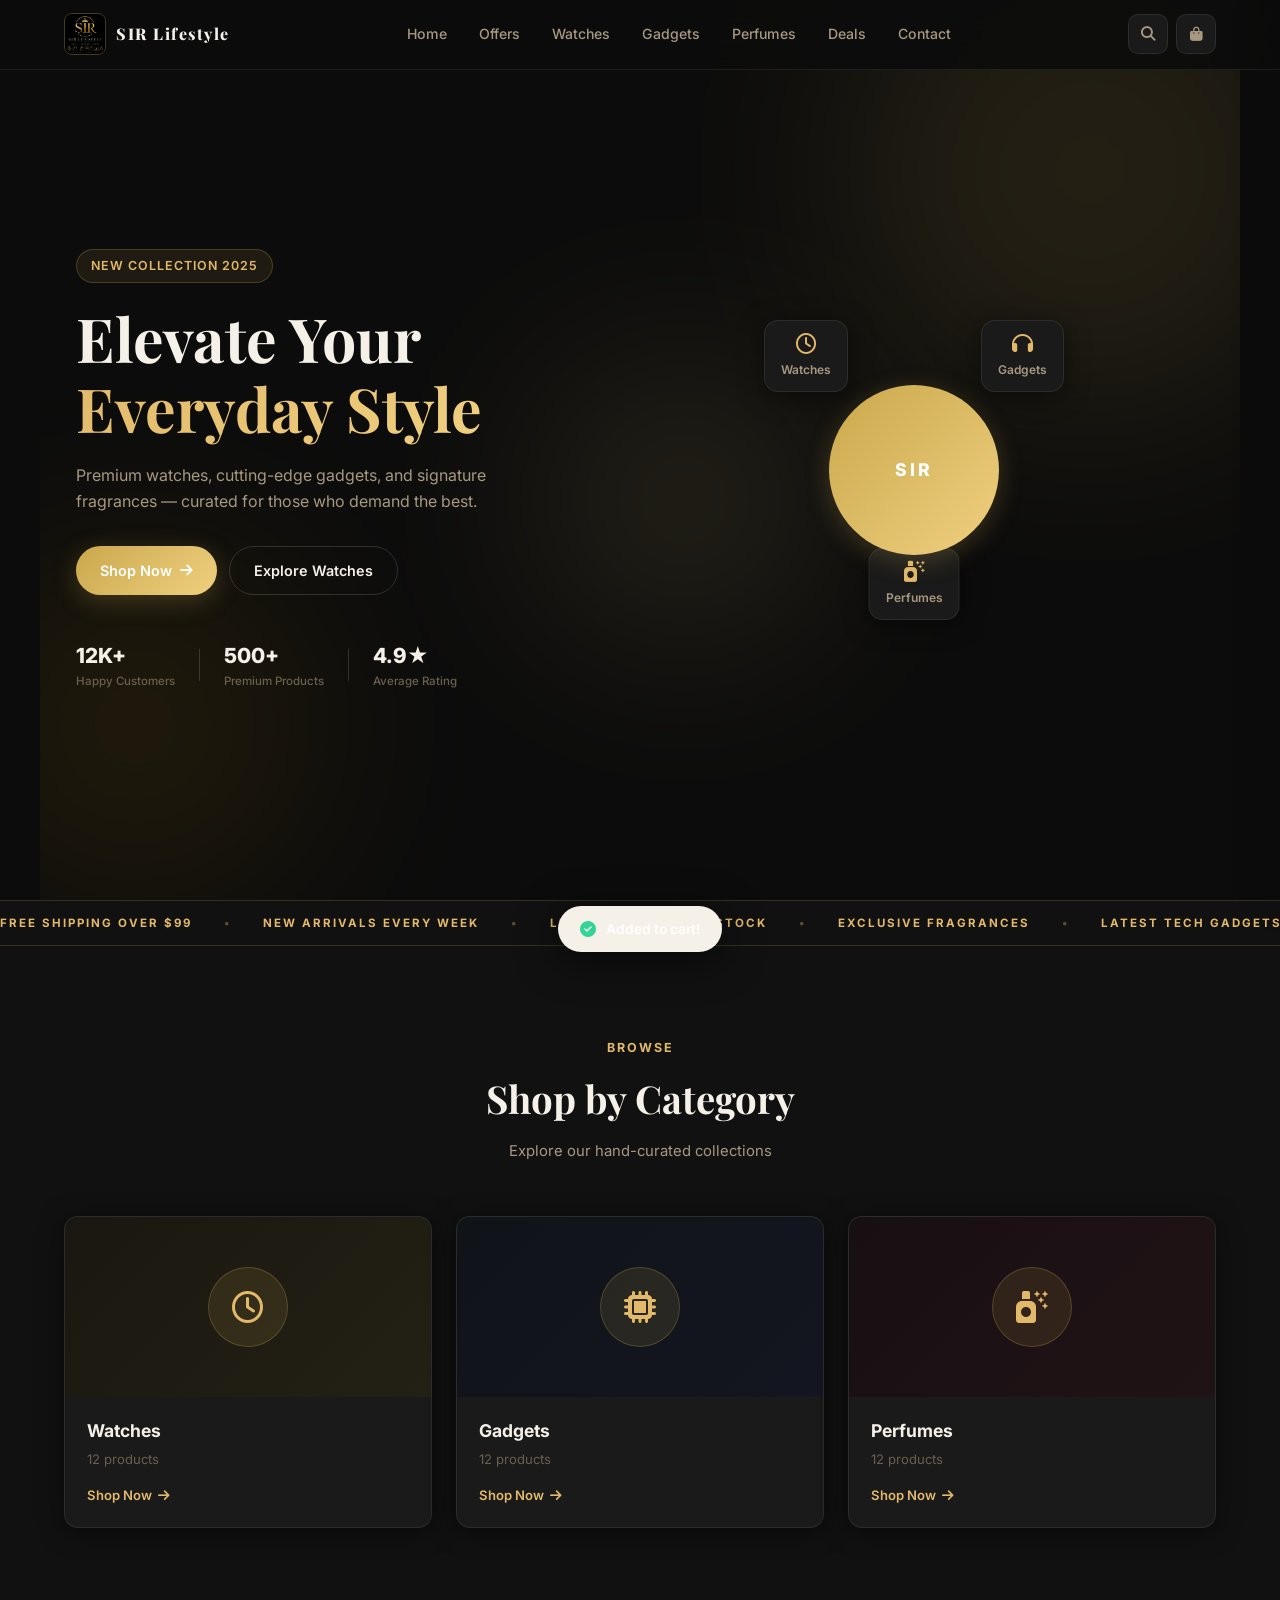
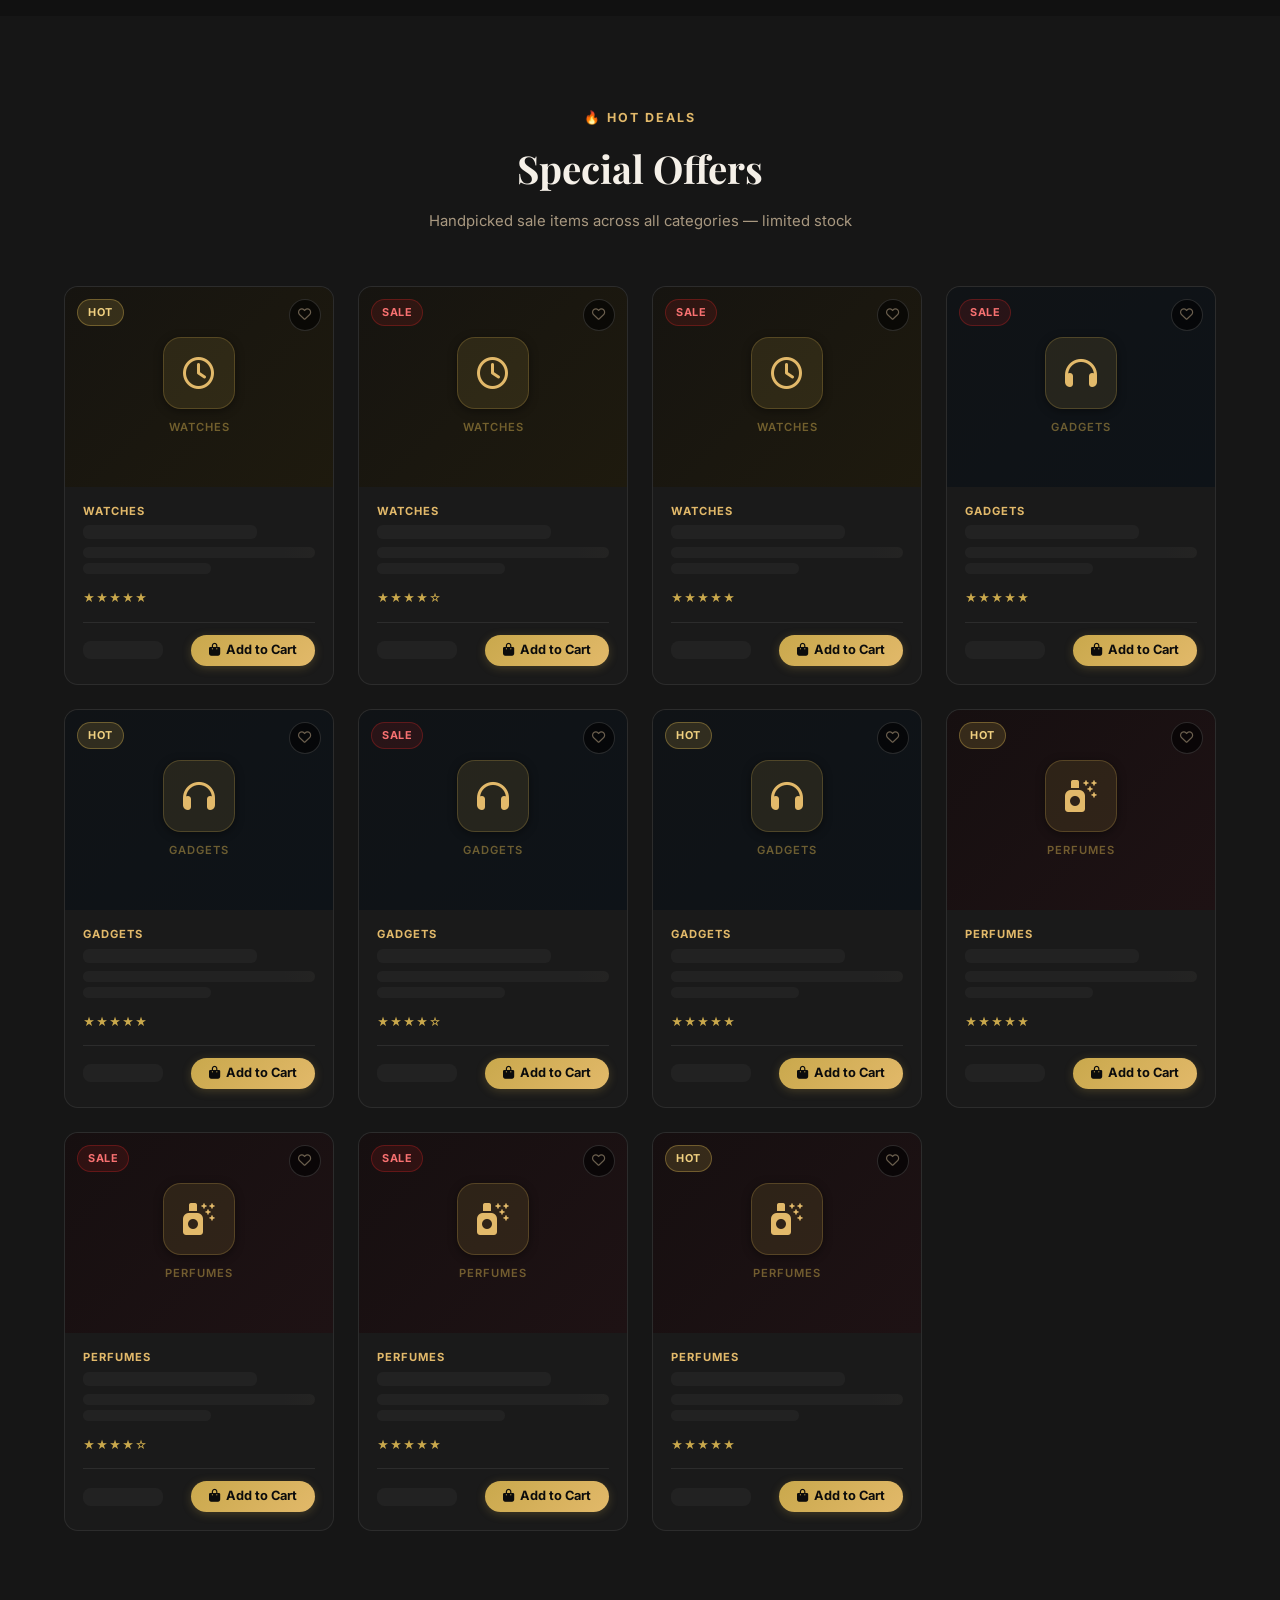
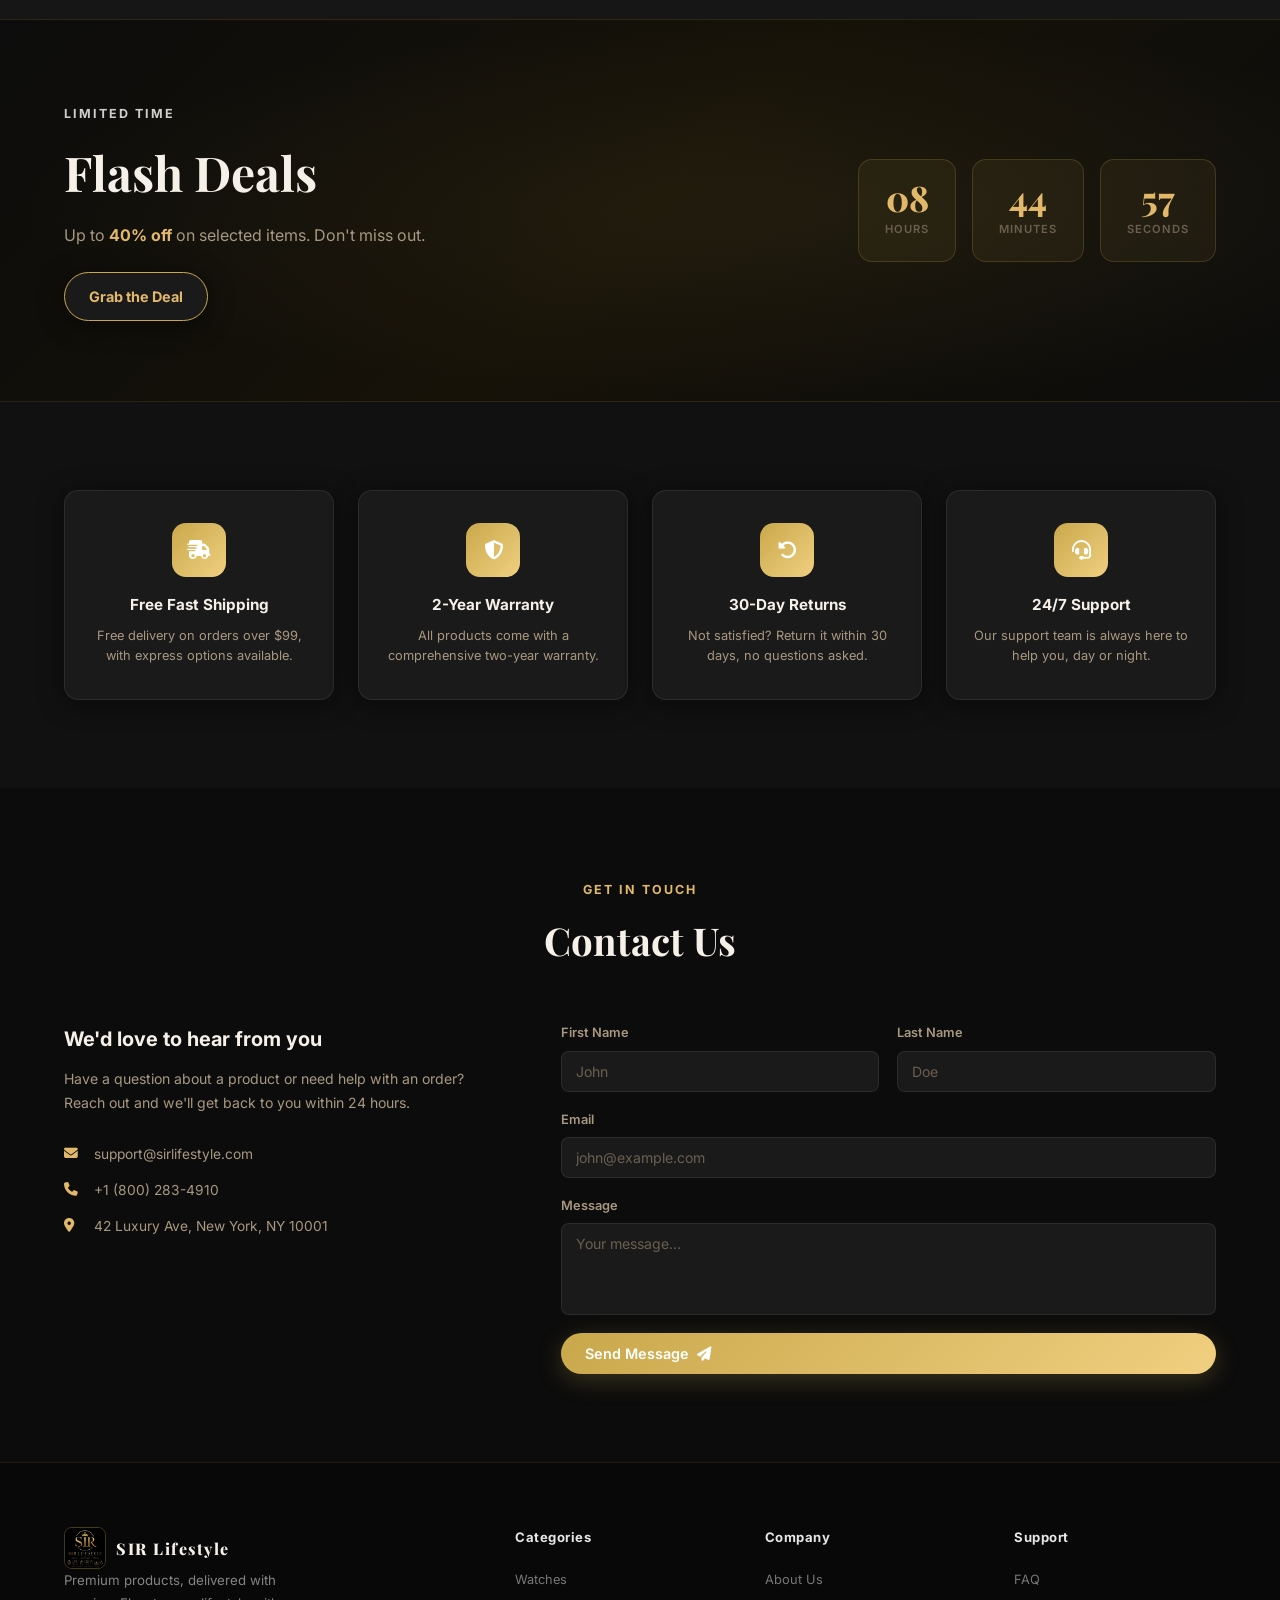
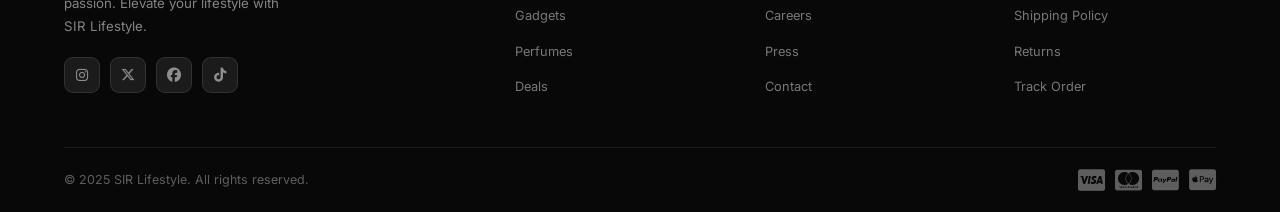
<file: index.html>
<!DOCTYPE html>
<html lang="en">
<head>
  <meta charset="UTF-8" />
  <meta name="viewport" content="width=device-width, initial-scale=1.0"/>
  <title>SIR Lifestyle — Premium Store</title>
  <link rel="stylesheet" href="style.css?v=4" />
  <link href="https://fonts.googleapis.com/css2?family=Inter:wght@300;400;500;600;700;800&family=Playfair+Display:wght@700&display=swap" rel="stylesheet"/>
  <link rel="stylesheet" href="https://cdnjs.cloudflare.com/ajax/libs/font-awesome/6.5.0/css/all.min.css"/>
</head>
<body>

  <!-- NAVBAR -->
  <nav class="navbar" id="navbar">
    <div class="nav-inner">
      <a href="index.html" class="logo-img-link"><img src="logo.jpg" alt="SIR Lifestyle" class="nav-logo"/></a>

      <ul class="nav-links" id="navLinks">
        <li><a href="index.html">Home</a></li>
        <li><a href="#offers">Offers</a></li>
        <li><a href="watches.html">Watches</a></li>
        <li><a href="gadgets.html">Gadgets</a></li>
        <li><a href="perfumes.html">Perfumes</a></li>
        <li><a href="#deals">Deals</a></li>
        <li><a href="#contact">Contact</a></li>
      </ul>

      <div class="nav-actions">
        <button class="icon-btn" id="searchToggle" title="Search"><i class="fa-solid fa-magnifying-glass"></i></button>
        <button class="icon-btn" id="cartBtn" title="Cart">
          <i class="fa-solid fa-bag-shopping"></i>
          <span class="cart-count" id="cartCount">0</span>
        </button>
        <button class="hamburger" id="hamburger">
          <span></span><span></span><span></span>
        </button>
      </div>
    </div>

    <!-- Search Bar -->
    <div class="search-bar" id="searchBar">
      <div class="search-inner">
        <i class="fa-solid fa-magnifying-glass"></i>
        <input type="text" id="searchInput" placeholder="Search for watches, gadgets, perfumes…" />
        <button id="searchClose"><i class="fa-solid fa-xmark"></i></button>
      </div>
    </div>
  </nav>

  <!-- HERO -->
  <section class="hero" id="home">
    <div class="hero-bg">
      <div class="hero-shape shape1"></div>
      <div class="hero-shape shape2"></div>
      <div class="hero-shape shape3"></div>
    </div>
    <div class="hero-content">
      <span class="hero-label">New Collection 2025</span>
      <h1>Elevate Your <br/><span class="gradient-text">Everyday Style</span></h1>
      <p>Premium watches, cutting-edge gadgets, and signature fragrances — curated for those who demand the best.</p>
      <div class="hero-btns">
        <a href="#offers" class="btn btn-primary">Shop Now <i class="fa-solid fa-arrow-right"></i></a>
        <a href="watches.html" class="btn btn-outline">Explore Watches</a>
      </div>
      <div class="hero-stats">
        <div class="stat"><strong>12K+</strong><span>Happy Customers</span></div>
        <div class="stat-divider"></div>
        <div class="stat"><strong>500+</strong><span>Premium Products</span></div>
        <div class="stat-divider"></div>
        <div class="stat"><strong>4.9★</strong><span>Average Rating</span></div>
      </div>
    </div>
    <div class="hero-visual">
      <div class="hero-card-wrap">
        <a href="watches.html" class="floating-card card-watch">
          <i class="fa-regular fa-clock"></i>
          <span>Watches</span>
        </a>
        <a href="gadgets.html" class="floating-card card-gadget">
          <i class="fa-solid fa-headphones"></i>
          <span>Gadgets</span>
        </a>
        <a href="perfumes.html" class="floating-card card-perfume">
          <i class="fa-solid fa-spray-can-sparkles"></i>
          <span>Perfumes</span>
        </a>
        <div class="hero-circle">
          <span>SIR</span>
        </div>
      </div>
    </div>
  </section>

  <!-- MARQUEE BANNER -->
  <div class="marquee-wrap">
    <div class="marquee-track">
      <span>FREE SHIPPING OVER $99</span><span class="dot">•</span>
      <span>NEW ARRIVALS EVERY WEEK</span><span class="dot">•</span>
      <span>LUXURY WATCHES IN STOCK</span><span class="dot">•</span>
      <span>EXCLUSIVE FRAGRANCES</span><span class="dot">•</span>
      <span>LATEST TECH GADGETS</span><span class="dot">•</span>
      <span>FREE RETURNS — 30 DAYS</span><span class="dot">•</span>
      <span>FREE SHIPPING OVER $99</span><span class="dot">•</span>
      <span>NEW ARRIVALS EVERY WEEK</span><span class="dot">•</span>
      <span>LUXURY WATCHES IN STOCK</span><span class="dot">•</span>
      <span>EXCLUSIVE FRAGRANCES</span><span class="dot">•</span>
      <span>LATEST TECH GADGETS</span><span class="dot">•</span>
      <span>FREE RETURNS — 30 DAYS</span><span class="dot">•</span>
    </div>
  </div>

  <!-- SHOP BY CATEGORY -->
  <section class="section category-browse">
    <div class="container">
      <div class="section-header">
        <span class="section-label">Browse</span>
        <h2>Shop by Category</h2>
        <p>Explore our hand-curated collections</p>
      </div>
      <div class="category-cards">
        <a href="watches.html" class="cat-card">
          <div class="cat-img watches-bg">
            <div class="cat-placeholder">
              <i class="fa-regular fa-clock"></i>
            </div>
          </div>
          <div class="cat-info">
            <h3>Watches</h3>
            <p>12 products</p>
            <span class="cat-link">Shop Now <i class="fa-solid fa-arrow-right"></i></span>
          </div>
        </a>
        <a href="gadgets.html" class="cat-card">
          <div class="cat-img gadgets-bg">
            <div class="cat-placeholder">
              <i class="fa-solid fa-microchip"></i>
            </div>
          </div>
          <div class="cat-info">
            <h3>Gadgets</h3>
            <p>12 products</p>
            <span class="cat-link">Shop Now <i class="fa-solid fa-arrow-right"></i></span>
          </div>
        </a>
        <a href="perfumes.html" class="cat-card">
          <div class="cat-img perfumes-bg">
            <div class="cat-placeholder">
              <i class="fa-solid fa-spray-can-sparkles"></i>
            </div>
          </div>
          <div class="cat-info">
            <h3>Perfumes</h3>
            <p>12 products</p>
            <span class="cat-link">Shop Now <i class="fa-solid fa-arrow-right"></i></span>
          </div>
        </a>
      </div>
    </div>
  </section>

  <!-- SPECIAL OFFERS (landing page items) -->
  <section class="section offers-section" id="offers">
    <div class="container">
      <div class="section-header">
        <span class="section-label">🔥 Hot Deals</span>
        <h2>Special Offers</h2>
        <p>Handpicked sale items across all categories — limited stock</p>
      </div>
      <div class="product-grid" id="offersGrid">
        <!-- injected by JS -->
      </div>
    </div>
  </section>

  <!-- DEALS BANNER -->
  <section class="deals-banner" id="deals">
    <div class="container">
      <div class="deals-inner">
        <div class="deals-text">
          <span class="section-label-light">Limited Time</span>
          <h2>Flash Deals</h2>
          <p>Up to <strong>40% off</strong> on selected items. Don't miss out.</p>
          <a href="#offers" class="btn btn-white">Grab the Deal</a>
        </div>
        <div class="deals-countdown" id="countdown">
          <div class="countdown-box"><span id="hours">08</span><label>Hours</label></div>
          <div class="countdown-box"><span id="minutes">45</span><label>Minutes</label></div>
          <div class="countdown-box"><span id="seconds">00</span><label>Seconds</label></div>
        </div>
      </div>
    </div>
  </section>

  <!-- WHY US -->
  <section class="section features-section">
    <div class="container">
      <div class="features-grid">
        <div class="feature-card">
          <div class="feature-icon"><i class="fa-solid fa-truck-fast"></i></div>
          <h4>Free Fast Shipping</h4>
          <p>Free delivery on orders over $99, with express options available.</p>
        </div>
        <div class="feature-card">
          <div class="feature-icon"><i class="fa-solid fa-shield-halved"></i></div>
          <h4>2-Year Warranty</h4>
          <p>All products come with a comprehensive two-year warranty.</p>
        </div>
        <div class="feature-card">
          <div class="feature-icon"><i class="fa-solid fa-rotate-left"></i></div>
          <h4>30-Day Returns</h4>
          <p>Not satisfied? Return it within 30 days, no questions asked.</p>
        </div>
        <div class="feature-card">
          <div class="feature-icon"><i class="fa-solid fa-headset"></i></div>
          <h4>24/7 Support</h4>
          <p>Our support team is always here to help you, day or night.</p>
        </div>
      </div>
    </div>
  </section>

  <!-- CONTACT -->
  <section class="section contact-section" id="contact">
    <div class="container">
      <div class="section-header">
        <span class="section-label">Get In Touch</span>
        <h2>Contact Us</h2>
      </div>
      <div class="contact-grid">
        <div class="contact-info">
          <h3>We'd love to hear from you</h3>
          <p>Have a question about a product or need help with an order? Reach out and we'll get back to you within 24 hours.</p>
          <div class="contact-item">
            <i class="fa-solid fa-envelope"></i>
            <span>support@sirlifestyle.com</span>
          </div>
          <div class="contact-item">
            <i class="fa-solid fa-phone"></i>
            <span>+1 (800) 283-4910</span>
          </div>
          <div class="contact-item">
            <i class="fa-solid fa-location-dot"></i>
            <span>42 Luxury Ave, New York, NY 10001</span>
          </div>
        </div>
        <form class="contact-form" id="contactForm">
          <div class="form-row">
            <div class="form-group">
              <label>First Name</label>
              <input type="text" placeholder="John" required />
            </div>
            <div class="form-group">
              <label>Last Name</label>
              <input type="text" placeholder="Doe" required />
            </div>
          </div>
          <div class="form-group">
            <label>Email</label>
            <input type="email" placeholder="john@example.com" required />
          </div>
          <div class="form-group">
            <label>Message</label>
            <textarea rows="4" placeholder="Your message…" required></textarea>
          </div>
          <button type="submit" class="btn btn-primary">Send Message <i class="fa-solid fa-paper-plane"></i></button>
        </form>
      </div>
    </div>
  </section>

  <!-- FOOTER -->
  <footer class="footer">
    <div class="container">
      <div class="footer-grid">
        <div class="footer-brand">
          <a href="index.html" class="logo-img-link"><img src="logo.jpg" alt="SIR Lifestyle" class="nav-logo"/></a>
          <p>Premium products, delivered with passion. Elevate your lifestyle with SIR Lifestyle.</p>
          <div class="social-links">
            <a href="#"><i class="fa-brands fa-instagram"></i></a>
            <a href="#"><i class="fa-brands fa-x-twitter"></i></a>
            <a href="#"><i class="fa-brands fa-facebook"></i></a>
            <a href="#"><i class="fa-brands fa-tiktok"></i></a>
          </div>
        </div>
        <div class="footer-col">
          <h5>Categories</h5>
          <ul>
            <li><a href="watches.html">Watches</a></li>
            <li><a href="gadgets.html">Gadgets</a></li>
            <li><a href="perfumes.html">Perfumes</a></li>
            <li><a href="#deals">Deals</a></li>
          </ul>
        </div>
        <div class="footer-col">
          <h5>Company</h5>
          <ul>
            <li><a href="#">About Us</a></li>
            <li><a href="#">Careers</a></li>
            <li><a href="#">Press</a></li>
            <li><a href="#contact">Contact</a></li>
          </ul>
        </div>
        <div class="footer-col">
          <h5>Support</h5>
          <ul>
            <li><a href="#">FAQ</a></li>
            <li><a href="#">Shipping Policy</a></li>
            <li><a href="#">Returns</a></li>
            <li><a href="#">Track Order</a></li>
          </ul>
        </div>
      </div>
      <div class="footer-bottom">
        <p>&copy; 2025 SIR Lifestyle. All rights reserved.</p>
        <div class="payment-icons">
          <i class="fa-brands fa-cc-visa"></i>
          <i class="fa-brands fa-cc-mastercard"></i>
          <i class="fa-brands fa-cc-paypal"></i>
          <i class="fa-brands fa-cc-apple-pay"></i>
        </div>
      </div>
    </div>
  </footer>

  <!-- CART SIDEBAR -->
  <div class="cart-overlay" id="cartOverlay"></div>
  <aside class="cart-sidebar" id="cartSidebar">
    <div class="cart-header">
      <h3>Your Cart</h3>
      <button id="cartClose"><i class="fa-solid fa-xmark"></i></button>
    </div>
    <div class="cart-items" id="cartItems">
      <div class="cart-empty">
        <i class="fa-solid fa-bag-shopping"></i>
        <p>Your cart is empty</p>
        <a href="#offers" class="btn btn-primary" id="shopNowBtn">Shop Now</a>
      </div>
    </div>
    <div class="cart-footer" id="cartFooter" style="display:none;">
      <div class="cart-total">
        <span>Total</span>
        <strong id="cartTotal">$0.00</strong>
      </div>
      <button class="btn btn-primary full-width">Checkout <i class="fa-solid fa-arrow-right"></i></button>
    </div>
  </aside>

  <!-- TOAST -->
  <div class="toast" id="toast">
    <i class="fa-solid fa-check-circle"></i>
    <span id="toastMsg">Added to cart!</span>
  </div>

  <!-- QUICK VIEW MODAL -->
  <div class="modal-overlay" id="modalOverlay">
    <div class="modal" id="productModal">
      <button class="modal-close" id="modalClose"><i class="fa-solid fa-xmark"></i></button>
      <div class="modal-content" id="modalContent"></div>
    </div>
  </div>

  <script src="script.js"></script>
  <script>
    // Render offer items on homepage (sale-badged products from all categories)
    document.addEventListener('DOMContentLoaded', () => {
      const offerProducts = products.filter(p => p.badge === 'sale' || p.badge === 'hot');
      const grid = document.getElementById('offersGrid');
      offerProducts.forEach(p => createProductCard(p, grid));
    });
  </script>
</body>
</html>
</file>
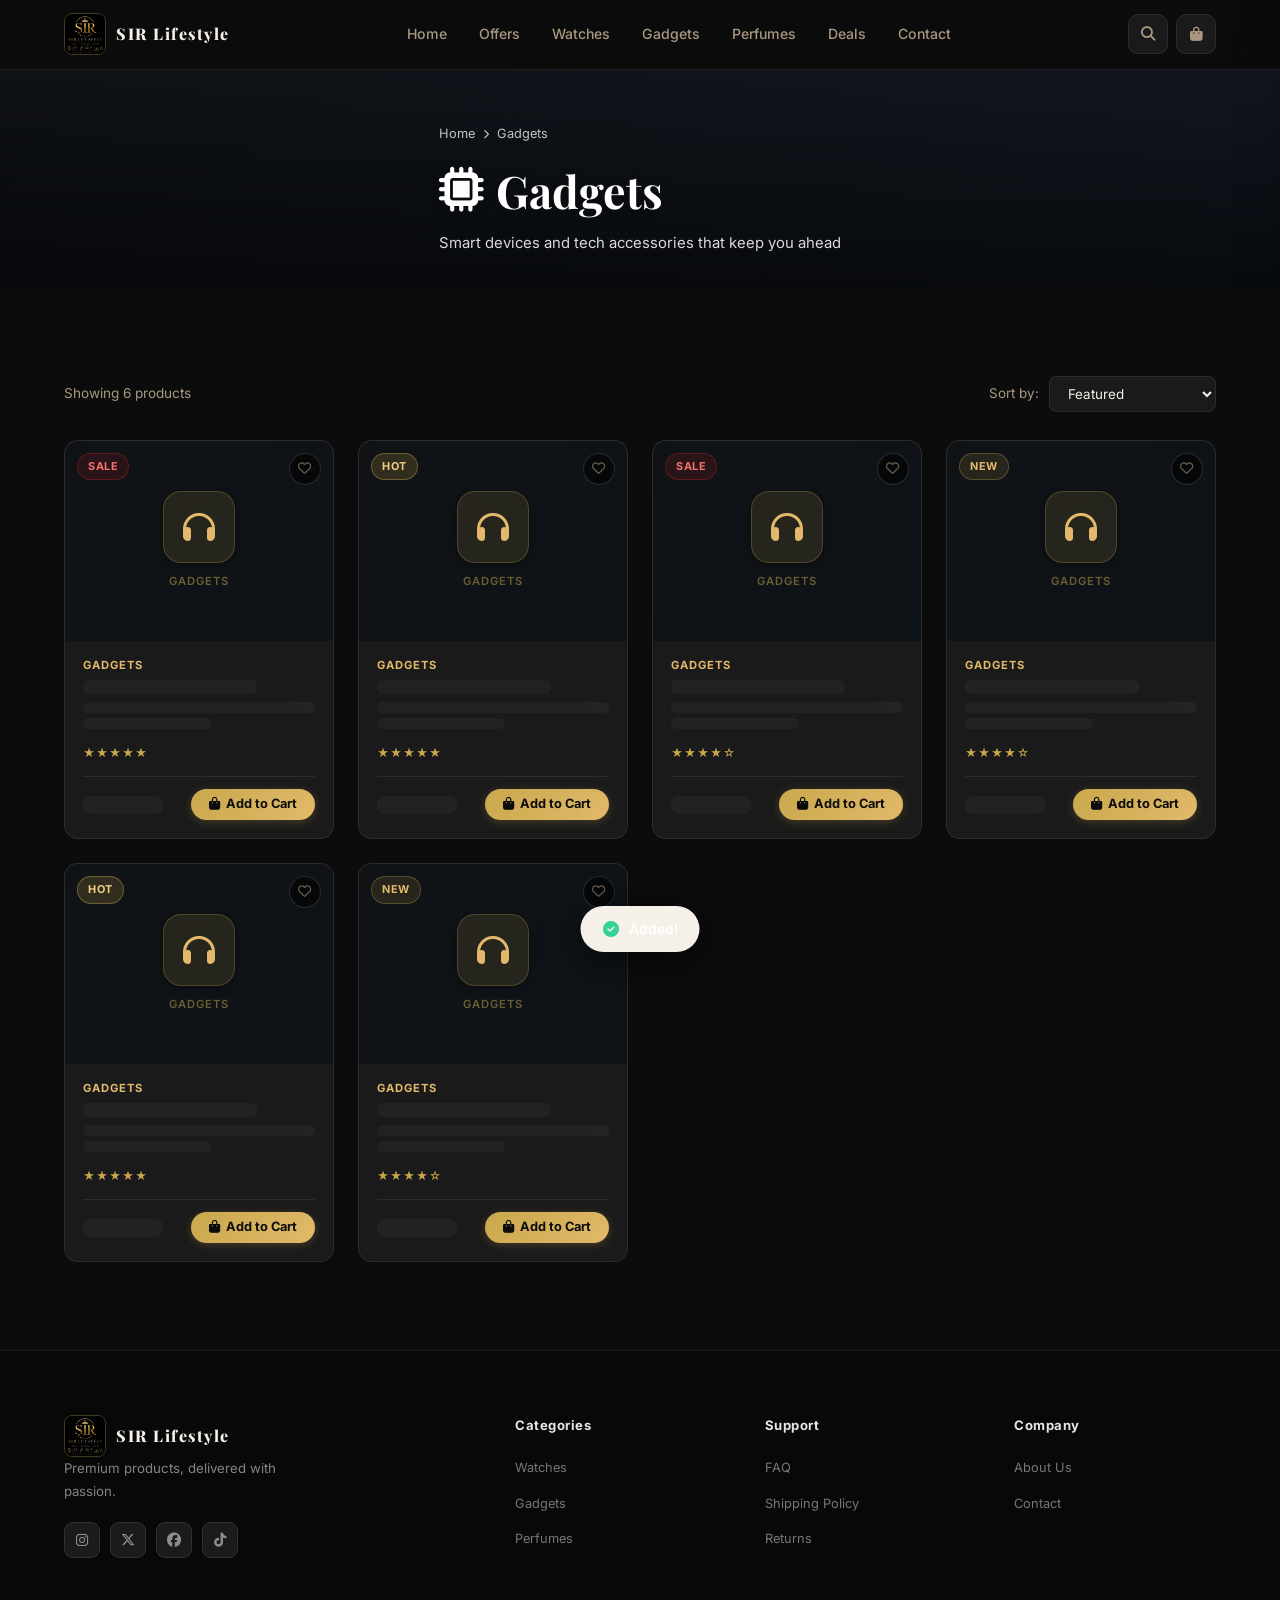
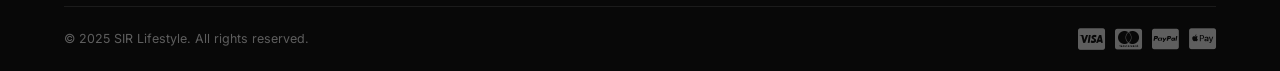
<file: gadgets.html>
<!DOCTYPE html>
<html lang="en">
<head>
  <meta charset="UTF-8" />
  <meta name="viewport" content="width=device-width, initial-scale=1.0"/>
  <title>Gadgets — SIR Lifestyle</title>
  <link rel="stylesheet" href="style.css?v=4" />
  <link href="https://fonts.googleapis.com/css2?family=Inter:wght@300;400;500;600;700;800&family=Playfair+Display:wght@700&display=swap" rel="stylesheet"/>
  <link rel="stylesheet" href="https://cdnjs.cloudflare.com/ajax/libs/font-awesome/6.5.0/css/all.min.css"/>
</head>
<body>

  <!-- NAVBAR -->
  <nav class="navbar" id="navbar">
    <div class="nav-inner">
      <a href="index.html" class="logo-img-link"><img src="logo.jpg" alt="SIR Lifestyle" class="nav-logo"/></a>
      <ul class="nav-links" id="navLinks">
        <li><a href="index.html">Home</a></li>
        <li><a href="index.html#offers">Offers</a></li>
        <li><a href="watches.html">Watches</a></li>
        <li><a href="gadgets.html">Gadgets</a></li>
        <li><a href="perfumes.html">Perfumes</a></li>
        <li><a href="index.html#deals">Deals</a></li>
        <li><a href="index.html#contact">Contact</a></li>
      </ul>
      <div class="nav-actions">
        <button class="icon-btn" id="searchToggle" title="Search"><i class="fa-solid fa-magnifying-glass"></i></button>
        <button class="icon-btn" id="cartBtn" title="Cart">
          <i class="fa-solid fa-bag-shopping"></i>
          <span class="cart-count" id="cartCount">0</span>
        </button>
        <button class="hamburger" id="hamburger"><span></span><span></span><span></span></button>
      </div>
    </div>
    <div class="search-bar" id="searchBar">
      <div class="search-inner">
        <i class="fa-solid fa-magnifying-glass"></i>
        <input type="text" id="searchInput" placeholder="Search gadgets…" />
        <button id="searchClose"><i class="fa-solid fa-xmark"></i></button>
      </div>
    </div>
  </nav>

  <!-- PAGE HERO -->
  <div class="page-hero gadgets-hero">
    <div class="page-hero-overlay"></div>
    <div class="container page-hero-content">
      <div class="breadcrumb">
        <a href="index.html">Home</a>
        <i class="fa-solid fa-chevron-right"></i>
        <span>Gadgets</span>
      </div>
      <h1><i class="fa-solid fa-microchip"></i> Gadgets</h1>
      <p>Smart devices and tech accessories that keep you ahead</p>
    </div>
  </div>

  <!-- PRODUCTS -->
  <section class="section">
    <div class="container">
      <div class="page-toolbar">
        <p class="result-count" id="resultCount">Showing all products</p>
        <div class="sort-wrap">
          <label>Sort by:</label>
          <select id="sortSelect" class="sort-select">
            <option value="default">Featured</option>
            <option value="price-asc">Price: Low to High</option>
            <option value="price-desc">Price: High to Low</option>
            <option value="rating">Top Rated</option>
          </select>
        </div>
      </div>
      <div class="product-grid" id="categoryGrid"></div>
    </div>
  </section>

  <!-- FOOTER -->
  <footer class="footer">
    <div class="container">
      <div class="footer-grid">
        <div class="footer-brand">
          <a href="index.html" class="logo-img-link"><img src="logo.jpg" alt="SIR Lifestyle" class="nav-logo"/></a>
          <p>Premium products, delivered with passion.</p>
          <div class="social-links">
            <a href="#"><i class="fa-brands fa-instagram"></i></a>
            <a href="#"><i class="fa-brands fa-x-twitter"></i></a>
            <a href="#"><i class="fa-brands fa-facebook"></i></a>
            <a href="#"><i class="fa-brands fa-tiktok"></i></a>
          </div>
        </div>
        <div class="footer-col"><h5>Categories</h5><ul><li><a href="watches.html">Watches</a></li><li><a href="gadgets.html">Gadgets</a></li><li><a href="perfumes.html">Perfumes</a></li></ul></div>
        <div class="footer-col"><h5>Support</h5><ul><li><a href="#">FAQ</a></li><li><a href="#">Shipping Policy</a></li><li><a href="#">Returns</a></li></ul></div>
        <div class="footer-col"><h5>Company</h5><ul><li><a href="#">About Us</a></li><li><a href="index.html#contact">Contact</a></li></ul></div>
      </div>
      <div class="footer-bottom">
        <p>&copy; 2025 SIR Lifestyle. All rights reserved.</p>
        <div class="payment-icons">
          <i class="fa-brands fa-cc-visa"></i><i class="fa-brands fa-cc-mastercard"></i>
          <i class="fa-brands fa-cc-paypal"></i><i class="fa-brands fa-cc-apple-pay"></i>
        </div>
      </div>
    </div>
  </footer>

  <div class="cart-overlay" id="cartOverlay"></div>
  <aside class="cart-sidebar" id="cartSidebar">
    <div class="cart-header"><h3>Your Cart</h3><button id="cartClose"><i class="fa-solid fa-xmark"></i></button></div>
    <div class="cart-items" id="cartItems"></div>
    <div class="cart-footer" id="cartFooter" style="display:none;">
      <div class="cart-total"><span>Total</span><strong id="cartTotal">$0.00</strong></div>
      <button class="btn btn-primary full-width">Checkout <i class="fa-solid fa-arrow-right"></i></button>
    </div>
  </aside>

  <div class="toast" id="toast"><i class="fa-solid fa-check-circle"></i><span id="toastMsg">Added!</span></div>
  <div class="modal-overlay" id="modalOverlay">
    <div class="modal" id="productModal">
      <button class="modal-close" id="modalClose"><i class="fa-solid fa-xmark"></i></button>
      <div class="modal-content" id="modalContent"></div>
    </div>
  </div>

  <script src="script.js"></script>
  <script>
    document.addEventListener('DOMContentLoaded', () => {
      const grid = document.getElementById('categoryGrid');
      const pageProducts = products.filter(p => p.category === 'gadgets');
      let displayed = [...pageProducts];

      function render(list) {
        grid.innerHTML = '';
        list.forEach(p => createProductCard(p, grid));
        document.getElementById('resultCount').textContent = `Showing ${list.length} product${list.length !== 1 ? 's' : ''}`;
        initScrollAnimations();
      }

      render(displayed);

      document.getElementById('sortSelect').addEventListener('change', (e) => {
        const val = e.target.value;
        let sorted = [...pageProducts];
        if (val === 'price-asc')  sorted.sort((a,b) => a.price - b.price);
        if (val === 'price-desc') sorted.sort((a,b) => b.price - a.price);
        if (val === 'rating')     sorted.sort((a,b) => b.stars - a.stars || b.reviews - a.reviews);
        render(sorted);
      });

      document.getElementById('searchInput').addEventListener('input', (e) => {
        const q = e.target.value.toLowerCase();
        const filtered = pageProducts.filter(p =>
          p.name.toLowerCase().includes(q) || p.desc.toLowerCase().includes(q)
        );
        render(filtered);
      });
    });
  </script>
</body>
</html>
</file>
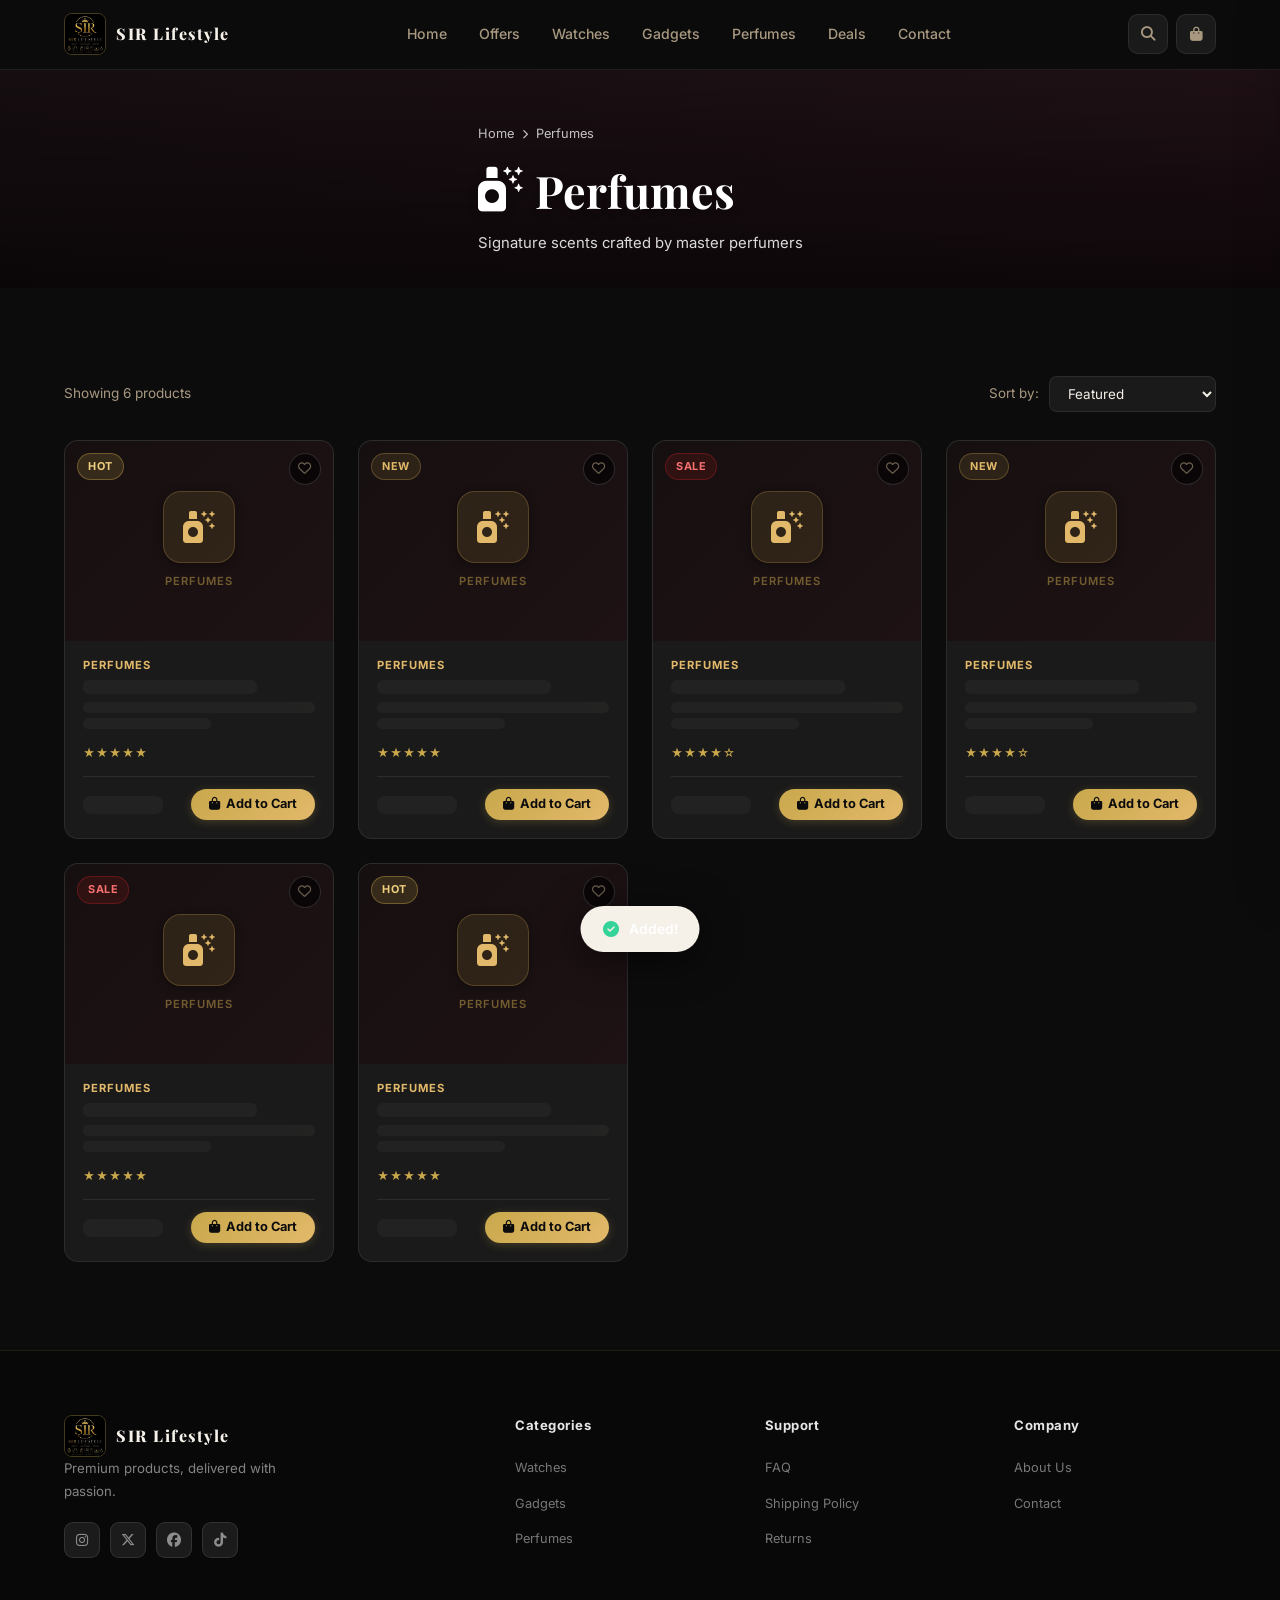
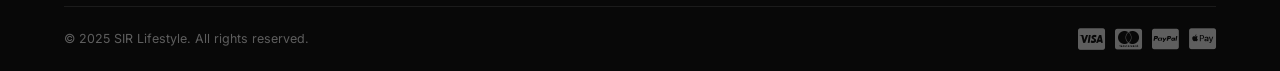
<file: perfumes.html>
<!DOCTYPE html>
<html lang="en">
<head>
  <meta charset="UTF-8" />
  <meta name="viewport" content="width=device-width, initial-scale=1.0"/>
  <title>Perfumes — SIR Lifestyle</title>
  <link rel="stylesheet" href="style.css?v=4" />
  <link href="https://fonts.googleapis.com/css2?family=Inter:wght@300;400;500;600;700;800&family=Playfair+Display:wght@700&display=swap" rel="stylesheet"/>
  <link rel="stylesheet" href="https://cdnjs.cloudflare.com/ajax/libs/font-awesome/6.5.0/css/all.min.css"/>
</head>
<body>

  <!-- NAVBAR -->
  <nav class="navbar" id="navbar">
    <div class="nav-inner">
      <a href="index.html" class="logo-img-link"><img src="logo.jpg" alt="SIR Lifestyle" class="nav-logo"/></a>
      <ul class="nav-links" id="navLinks">
        <li><a href="index.html">Home</a></li>
        <li><a href="index.html#offers">Offers</a></li>
        <li><a href="watches.html">Watches</a></li>
        <li><a href="gadgets.html">Gadgets</a></li>
        <li><a href="perfumes.html">Perfumes</a></li>
        <li><a href="index.html#deals">Deals</a></li>
        <li><a href="index.html#contact">Contact</a></li>
      </ul>
      <div class="nav-actions">
        <button class="icon-btn" id="searchToggle" title="Search"><i class="fa-solid fa-magnifying-glass"></i></button>
        <button class="icon-btn" id="cartBtn" title="Cart">
          <i class="fa-solid fa-bag-shopping"></i>
          <span class="cart-count" id="cartCount">0</span>
        </button>
        <button class="hamburger" id="hamburger"><span></span><span></span><span></span></button>
      </div>
    </div>
    <div class="search-bar" id="searchBar">
      <div class="search-inner">
        <i class="fa-solid fa-magnifying-glass"></i>
        <input type="text" id="searchInput" placeholder="Search perfumes…" />
        <button id="searchClose"><i class="fa-solid fa-xmark"></i></button>
      </div>
    </div>
  </nav>

  <!-- PAGE HERO -->
  <div class="page-hero perfumes-hero">
    <div class="page-hero-overlay"></div>
    <div class="container page-hero-content">
      <div class="breadcrumb">
        <a href="index.html">Home</a>
        <i class="fa-solid fa-chevron-right"></i>
        <span>Perfumes</span>
      </div>
      <h1><i class="fa-solid fa-spray-can-sparkles"></i> Perfumes</h1>
      <p>Signature scents crafted by master perfumers</p>
    </div>
  </div>

  <!-- PRODUCTS -->
  <section class="section">
    <div class="container">
      <div class="page-toolbar">
        <p class="result-count" id="resultCount">Showing all products</p>
        <div class="sort-wrap">
          <label>Sort by:</label>
          <select id="sortSelect" class="sort-select">
            <option value="default">Featured</option>
            <option value="price-asc">Price: Low to High</option>
            <option value="price-desc">Price: High to Low</option>
            <option value="rating">Top Rated</option>
          </select>
        </div>
      </div>
      <div class="product-grid" id="categoryGrid"></div>
    </div>
  </section>

  <!-- FOOTER -->
  <footer class="footer">
    <div class="container">
      <div class="footer-grid">
        <div class="footer-brand">
          <a href="index.html" class="logo-img-link"><img src="logo.jpg" alt="SIR Lifestyle" class="nav-logo"/></a>
          <p>Premium products, delivered with passion.</p>
          <div class="social-links">
            <a href="#"><i class="fa-brands fa-instagram"></i></a>
            <a href="#"><i class="fa-brands fa-x-twitter"></i></a>
            <a href="#"><i class="fa-brands fa-facebook"></i></a>
            <a href="#"><i class="fa-brands fa-tiktok"></i></a>
          </div>
        </div>
        <div class="footer-col"><h5>Categories</h5><ul><li><a href="watches.html">Watches</a></li><li><a href="gadgets.html">Gadgets</a></li><li><a href="perfumes.html">Perfumes</a></li></ul></div>
        <div class="footer-col"><h5>Support</h5><ul><li><a href="#">FAQ</a></li><li><a href="#">Shipping Policy</a></li><li><a href="#">Returns</a></li></ul></div>
        <div class="footer-col"><h5>Company</h5><ul><li><a href="#">About Us</a></li><li><a href="index.html#contact">Contact</a></li></ul></div>
      </div>
      <div class="footer-bottom">
        <p>&copy; 2025 SIR Lifestyle. All rights reserved.</p>
        <div class="payment-icons">
          <i class="fa-brands fa-cc-visa"></i><i class="fa-brands fa-cc-mastercard"></i>
          <i class="fa-brands fa-cc-paypal"></i><i class="fa-brands fa-cc-apple-pay"></i>
        </div>
      </div>
    </div>
  </footer>

  <div class="cart-overlay" id="cartOverlay"></div>
  <aside class="cart-sidebar" id="cartSidebar">
    <div class="cart-header"><h3>Your Cart</h3><button id="cartClose"><i class="fa-solid fa-xmark"></i></button></div>
    <div class="cart-items" id="cartItems"></div>
    <div class="cart-footer" id="cartFooter" style="display:none;">
      <div class="cart-total"><span>Total</span><strong id="cartTotal">$0.00</strong></div>
      <button class="btn btn-primary full-width">Checkout <i class="fa-solid fa-arrow-right"></i></button>
    </div>
  </aside>

  <div class="toast" id="toast"><i class="fa-solid fa-check-circle"></i><span id="toastMsg">Added!</span></div>
  <div class="modal-overlay" id="modalOverlay">
    <div class="modal" id="productModal">
      <button class="modal-close" id="modalClose"><i class="fa-solid fa-xmark"></i></button>
      <div class="modal-content" id="modalContent"></div>
    </div>
  </div>

  <script src="script.js"></script>
  <script>
    document.addEventListener('DOMContentLoaded', () => {
      const grid = document.getElementById('categoryGrid');
      const pageProducts = products.filter(p => p.category === 'perfumes');
      let displayed = [...pageProducts];

      function render(list) {
        grid.innerHTML = '';
        list.forEach(p => createProductCard(p, grid));
        document.getElementById('resultCount').textContent = `Showing ${list.length} product${list.length !== 1 ? 's' : ''}`;
        initScrollAnimations();
      }

      render(displayed);

      document.getElementById('sortSelect').addEventListener('change', (e) => {
        const val = e.target.value;
        let sorted = [...pageProducts];
        if (val === 'price-asc')  sorted.sort((a,b) => a.price - b.price);
        if (val === 'price-desc') sorted.sort((a,b) => b.price - a.price);
        if (val === 'rating')     sorted.sort((a,b) => b.stars - a.stars || b.reviews - a.reviews);
        render(sorted);
      });

      document.getElementById('searchInput').addEventListener('input', (e) => {
        const q = e.target.value.toLowerCase();
        const filtered = pageProducts.filter(p =>
          p.name.toLowerCase().includes(q) || p.desc.toLowerCase().includes(q)
        );
        render(filtered);
      });
    });
  </script>
</body>
</html>
</file>
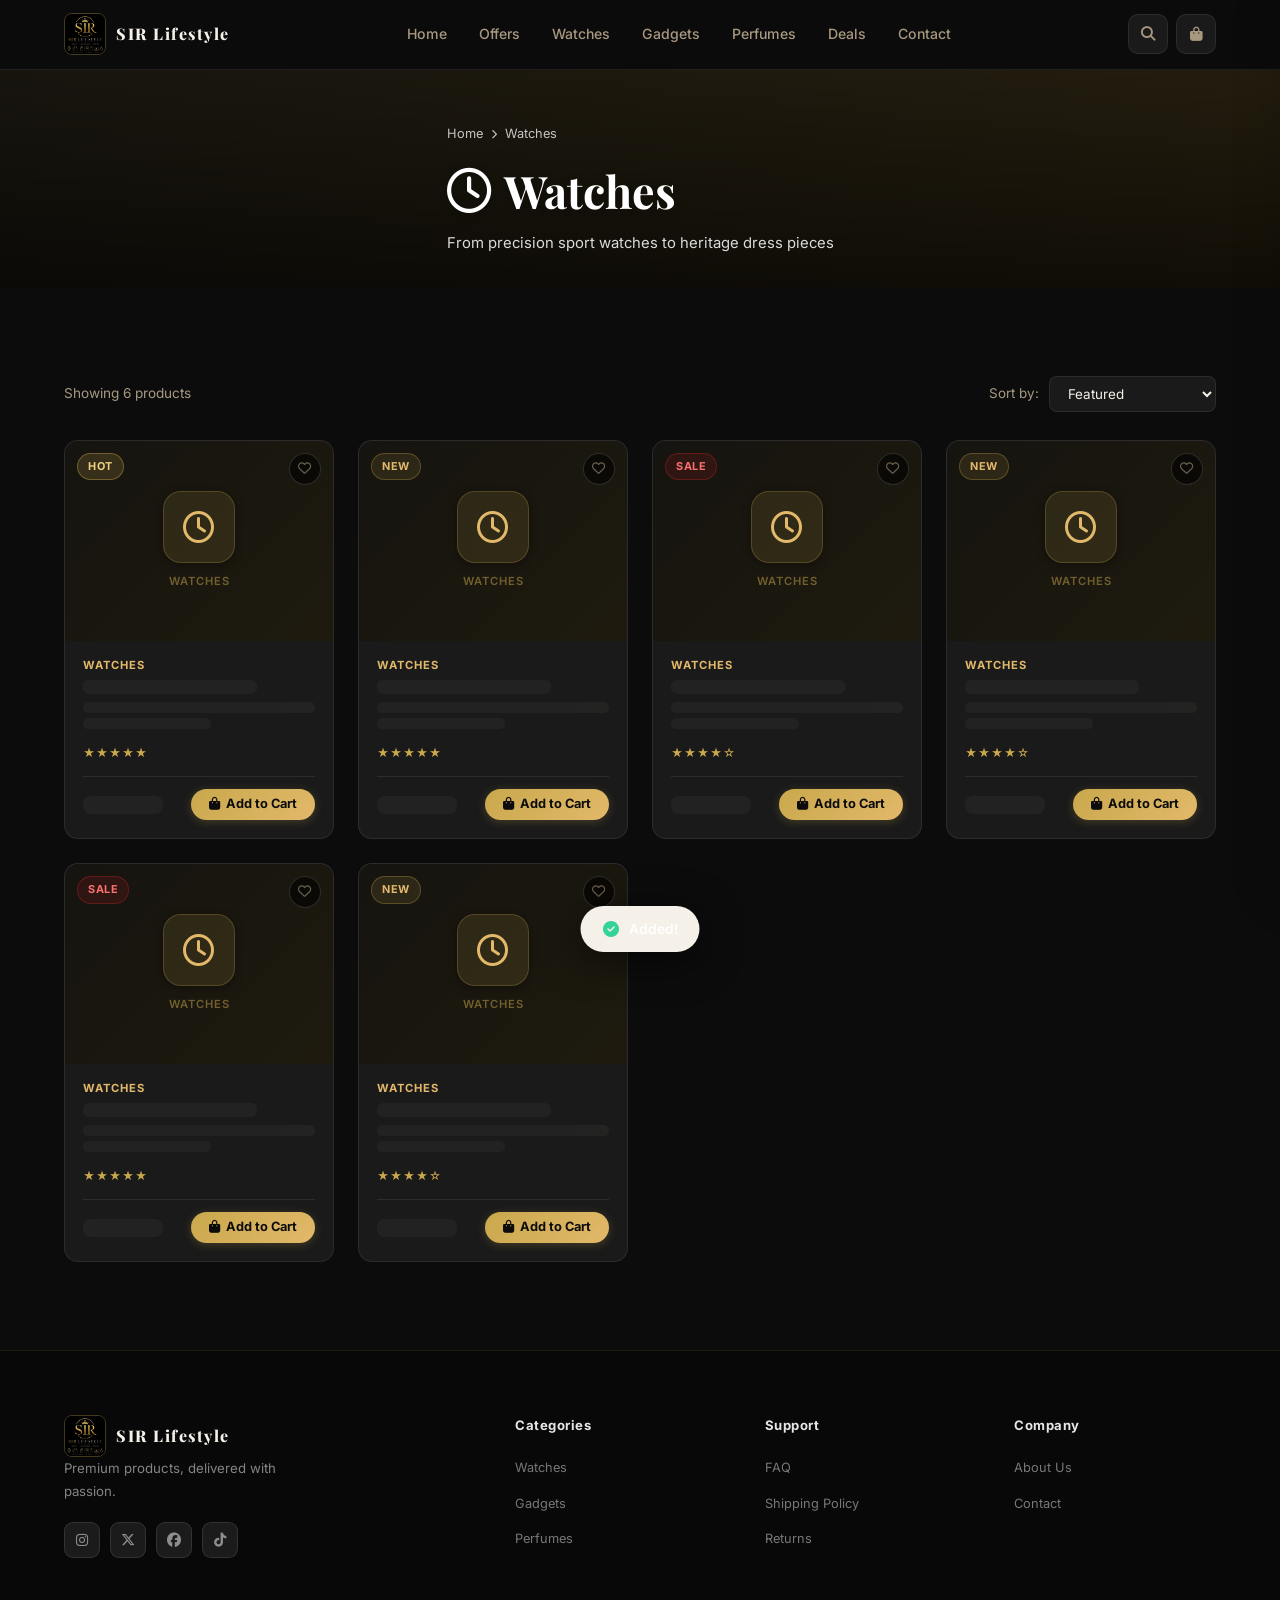
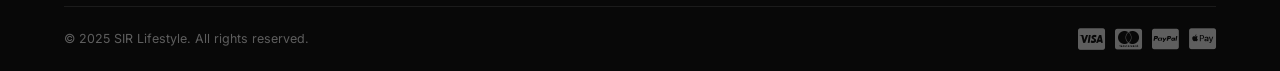
<file: watches.html>
<!DOCTYPE html>
<html lang="en">
<head>
  <meta charset="UTF-8" />
  <meta name="viewport" content="width=device-width, initial-scale=1.0"/>
  <title>Watches — SIR Lifestyle</title>
  <link rel="stylesheet" href="style.css?v=4" />
  <link href="https://fonts.googleapis.com/css2?family=Inter:wght@300;400;500;600;700;800&family=Playfair+Display:wght@700&display=swap" rel="stylesheet"/>
  <link rel="stylesheet" href="https://cdnjs.cloudflare.com/ajax/libs/font-awesome/6.5.0/css/all.min.css"/>
</head>
<body>

  <!-- NAVBAR -->
  <nav class="navbar" id="navbar">
    <div class="nav-inner">
      <a href="index.html" class="logo-img-link"><img src="logo.jpg" alt="SIR Lifestyle" class="nav-logo"/></a>
      <ul class="nav-links" id="navLinks">
        <li><a href="index.html">Home</a></li>
        <li><a href="index.html#offers">Offers</a></li>
        <li><a href="watches.html">Watches</a></li>
        <li><a href="gadgets.html">Gadgets</a></li>
        <li><a href="perfumes.html">Perfumes</a></li>
        <li><a href="index.html#deals">Deals</a></li>
        <li><a href="index.html#contact">Contact</a></li>
      </ul>
      <div class="nav-actions">
        <button class="icon-btn" id="searchToggle" title="Search"><i class="fa-solid fa-magnifying-glass"></i></button>
        <button class="icon-btn" id="cartBtn" title="Cart">
          <i class="fa-solid fa-bag-shopping"></i>
          <span class="cart-count" id="cartCount">0</span>
        </button>
        <button class="hamburger" id="hamburger"><span></span><span></span><span></span></button>
      </div>
    </div>
    <div class="search-bar" id="searchBar">
      <div class="search-inner">
        <i class="fa-solid fa-magnifying-glass"></i>
        <input type="text" id="searchInput" placeholder="Search watches…" />
        <button id="searchClose"><i class="fa-solid fa-xmark"></i></button>
      </div>
    </div>
  </nav>

  <!-- PAGE HERO -->
  <div class="page-hero watches-hero">
    <div class="page-hero-overlay"></div>
    <div class="container page-hero-content">
      <div class="breadcrumb">
        <a href="index.html">Home</a>
        <i class="fa-solid fa-chevron-right"></i>
        <span>Watches</span>
      </div>
      <h1><i class="fa-regular fa-clock"></i> Watches</h1>
      <p>From precision sport watches to heritage dress pieces</p>
    </div>
  </div>

  <!-- PRODUCTS -->
  <section class="section">
    <div class="container">
      <div class="page-toolbar">
        <p class="result-count" id="resultCount">Showing all products</p>
        <div class="sort-wrap">
          <label>Sort by:</label>
          <select id="sortSelect" class="sort-select">
            <option value="default">Featured</option>
            <option value="price-asc">Price: Low to High</option>
            <option value="price-desc">Price: High to Low</option>
            <option value="rating">Top Rated</option>
          </select>
        </div>
      </div>
      <div class="product-grid" id="categoryGrid"></div>
    </div>
  </section>

  <!-- FOOTER -->
  <footer class="footer">
    <div class="container">
      <div class="footer-grid">
        <div class="footer-brand">
          <a href="index.html" class="logo-img-link"><img src="logo.jpg" alt="SIR Lifestyle" class="nav-logo"/></a>
          <p>Premium products, delivered with passion.</p>
          <div class="social-links">
            <a href="#"><i class="fa-brands fa-instagram"></i></a>
            <a href="#"><i class="fa-brands fa-x-twitter"></i></a>
            <a href="#"><i class="fa-brands fa-facebook"></i></a>
            <a href="#"><i class="fa-brands fa-tiktok"></i></a>
          </div>
        </div>
        <div class="footer-col">
          <h5>Categories</h5>
          <ul>
            <li><a href="watches.html">Watches</a></li>
            <li><a href="gadgets.html">Gadgets</a></li>
            <li><a href="perfumes.html">Perfumes</a></li>
          </ul>
        </div>
        <div class="footer-col">
          <h5>Support</h5>
          <ul>
            <li><a href="#">FAQ</a></li>
            <li><a href="#">Shipping Policy</a></li>
            <li><a href="#">Returns</a></li>
          </ul>
        </div>
        <div class="footer-col">
          <h5>Company</h5>
          <ul>
            <li><a href="#">About Us</a></li>
            <li><a href="index.html#contact">Contact</a></li>
          </ul>
        </div>
      </div>
      <div class="footer-bottom">
        <p>&copy; 2025 SIR Lifestyle. All rights reserved.</p>
        <div class="payment-icons">
          <i class="fa-brands fa-cc-visa"></i>
          <i class="fa-brands fa-cc-mastercard"></i>
          <i class="fa-brands fa-cc-paypal"></i>
          <i class="fa-brands fa-cc-apple-pay"></i>
        </div>
      </div>
    </div>
  </footer>

  <!-- CART SIDEBAR -->
  <div class="cart-overlay" id="cartOverlay"></div>
  <aside class="cart-sidebar" id="cartSidebar">
    <div class="cart-header">
      <h3>Your Cart</h3>
      <button id="cartClose"><i class="fa-solid fa-xmark"></i></button>
    </div>
    <div class="cart-items" id="cartItems"></div>
    <div class="cart-footer" id="cartFooter" style="display:none;">
      <div class="cart-total"><span>Total</span><strong id="cartTotal">$0.00</strong></div>
      <button class="btn btn-primary full-width">Checkout <i class="fa-solid fa-arrow-right"></i></button>
    </div>
  </aside>

  <div class="toast" id="toast"><i class="fa-solid fa-check-circle"></i><span id="toastMsg">Added!</span></div>
  <div class="modal-overlay" id="modalOverlay">
    <div class="modal" id="productModal">
      <button class="modal-close" id="modalClose"><i class="fa-solid fa-xmark"></i></button>
      <div class="modal-content" id="modalContent"></div>
    </div>
  </div>

  <script src="script.js"></script>
  <script>
    document.addEventListener('DOMContentLoaded', () => {
      const grid = document.getElementById('categoryGrid');
      const pageProducts = products.filter(p => p.category === 'watches');
      let displayed = [...pageProducts];

      function render(list) {
        grid.innerHTML = '';
        list.forEach(p => createProductCard(p, grid));
        document.getElementById('resultCount').textContent = `Showing ${list.length} product${list.length !== 1 ? 's' : ''}`;
        initScrollAnimations();
      }

      render(displayed);

      document.getElementById('sortSelect').addEventListener('change', (e) => {
        const val = e.target.value;
        let sorted = [...pageProducts];
        if (val === 'price-asc')  sorted.sort((a,b) => a.price - b.price);
        if (val === 'price-desc') sorted.sort((a,b) => b.price - a.price);
        if (val === 'rating')     sorted.sort((a,b) => b.stars - a.stars || b.reviews - a.reviews);
        render(sorted);
      });

      document.getElementById('searchInput').addEventListener('input', (e) => {
        const q = e.target.value.toLowerCase();
        const filtered = pageProducts.filter(p =>
          p.name.toLowerCase().includes(q) || p.desc.toLowerCase().includes(q)
        );
        render(filtered);
      });
    });
  </script>
</body>
</html>
</file>
<file: style.css>
/* ===== RESET & BASE ===== */
*, *::before, *::after { margin: 0; padding: 0; box-sizing: border-box; }

:root {
  /* Black & Gold */
  --bg:        #0c0c0c;
  --bg2:       #111111;
  --bg3:       #161616;
  --surface:   #1a1a1a;
  --surface2:  #202020;
  --border:    rgba(255,255,255,0.08);
  --border2:   rgba(255,255,255,0.14);

  --accent:    #c9a84c;
  --accent2:   #e2b96a;
  --accent3:   #f0d080;
  --gold:      #c9a84c;

  --text:      #f5f0e8;
  --text2:     #a89880;
  --text3:     #6b5f4e;

  --radius:    14px;
  --radius-sm: 8px;
  --shadow:    0 4px 24px rgba(0,0,0,0.5);
  --shadow-md: 0 8px 40px rgba(0,0,0,0.6);
  --shadow-accent: 0 6px 24px rgba(201,168,76,0.25);
  --transition: 0.3s cubic-bezier(0.4,0,0.2,1);
}

html { scroll-behavior: smooth; }

body {
  font-family: 'Inter', sans-serif;
  background: var(--bg);
  color: var(--text);
  overflow-x: hidden;
  line-height: 1.6;
}

a { text-decoration: none; color: inherit; }
ul { list-style: none; }
img { max-width: 100%; display: block; }

.container { max-width: 1200px; margin: 0 auto; padding: 0 24px; }

/* ===== LOGO IMAGE ===== */
.logo-img-link {
  display: flex; align-items: center; gap: 10px;
  flex-shrink: 0; text-decoration: none;
}
/* Nav: small square emblem */
.nav-logo {
  height: 42px;
  width: 42px;
  object-fit: cover;
  object-position: 50% 15%;
  border-radius: 8px;
  display: block;
  border: 1px solid rgba(201,168,76,0.3);
  flex-shrink: 0;
}
/* Nav wordmark next to emblem */
.logo-img-link::after {
  content: 'SIR Lifestyle';
  font-size: 1rem;
  font-weight: 800;
  letter-spacing: 1.5px;
  color: var(--text);
  font-family: 'Playfair Display', serif;
}
.logo-img-link::after span { color: var(--accent2); }

/* Footer logo */
.footer-logo {
  height: 54px;
  width: 54px;
  object-fit: cover;
  object-position: 50% 15%;
  border-radius: 50%;
  display: block;
  border: 1.5px solid rgba(201,168,76,0.4);
}

/* Hero circle */
.hero-circle-logo {
  width: 100%;
  height: 100%;
  object-fit: cover;
  object-position: 50% 15%;
  border-radius: 50%;
}

/* ===== SKELETON PLACEHOLDERS ===== */
@keyframes shimmer {
  0%   { background-position: -400px 0; }
  100% { background-position:  400px 0; }
}
.skel {
  display: block;
  border-radius: 6px;
  background: linear-gradient(90deg, #222 25%, #2e2b25 50%, #222 75%);
  background-size: 800px 100%;
  animation: shimmer 1.6s infinite linear;
}
/* card name bar */
.skel-name        { width: 75%; height: 14px; margin-bottom: 2px; }
/* card desc bars */
.skel-desc        { width: 100%; height: 11px; margin-bottom: 5px; }
.skel-desc-short  { width: 55%; height: 11px; }
/* card price bar */
.skel-price       { width: 80px; height: 18px; border-radius: 8px; }
/* modal bars */
.skel-modal-name  { width: 60%; height: 22px; border-radius: 8px; display: inline-block; }
.skel-modal-price { width: 100px; height: 26px; border-radius: 8px; display: inline-block; }
.skel-modal-desc  { width: 100%; height: 13px; border-radius: 6px; display: block; }
/* cart bars */
.skel-cart-name   { width: 110px; height: 12px; border-radius: 5px; display: inline-block; }
.skel-cart-price  { width: 70px;  height: 12px; border-radius: 5px; display: inline-block; }

/* ===== SCROLLBAR ===== */
::-webkit-scrollbar { width: 6px; }
::-webkit-scrollbar-track { background: var(--bg3); }
::-webkit-scrollbar-thumb { background: var(--accent3); border-radius: 10px; }

/* ===== BUTTONS ===== */
.btn {
  display: inline-flex; align-items: center; gap: 8px;
  padding: 12px 24px; border-radius: 50px;
  font-weight: 600; font-size: 0.9rem;
  cursor: pointer; border: none; transition: var(--transition);
  white-space: nowrap; font-family: inherit;
}
.btn-primary {
  background: linear-gradient(135deg, var(--accent), var(--accent3));
  color: #fff;
  box-shadow: var(--shadow-accent);
}
.btn-primary:hover {
  transform: translateY(-2px);
  box-shadow: 0 10px 32px rgba(201,168,76,0.4);
}
.btn-outline {
  background: transparent;
  color: var(--text);
  border: 1.5px solid var(--border2);
}
.btn-outline:hover {
  border-color: var(--accent2);
  color: var(--accent2);
  background: rgba(201,168,76,0.08);
}
.btn-white {
  background: #1a1a1a;
  color: var(--accent2);
  font-weight: 700;
  border: 1px solid var(--accent);
  box-shadow: var(--shadow);
}
.btn-white:hover { transform: translateY(-2px); box-shadow: var(--shadow-accent); }
.btn.full-width { width: 100%; justify-content: center; }

/* ===== NAVBAR ===== */
.navbar {
  position: fixed; top: 0; left: 0; right: 0; z-index: 1000;
  background: rgba(12,12,12,0.92);
  backdrop-filter: blur(20px);
  border-bottom: 1px solid var(--border);
  transition: var(--transition);
}
.navbar.scrolled {
  background: rgba(10,10,10,0.98);
  box-shadow: 0 2px 24px rgba(0,0,0,0.6);
}
.nav-inner {
  display: flex; align-items: center; justify-content: space-between;
  padding: 0 24px; height: 68px;
  max-width: 1200px; margin: 0 auto;
}
.logo {
  font-size: 1.4rem; font-weight: 800;
  letter-spacing: 1px; color: var(--text);
}
.logo span { color: var(--accent2); }

.nav-links { display: flex; align-items: center; gap: 4px; }
.nav-links > li > a {
  display: flex; align-items: center; gap: 6px;
  padding: 8px 14px; border-radius: 8px;
  font-size: 0.88rem; font-weight: 500; color: var(--text2);
  transition: var(--transition);
}
.nav-links > li > a:hover { color: var(--text); background: var(--surface2); }

/* Dropdown */
.dropdown { position: relative; }
.dropdown-toggle { cursor: pointer; }
.chevron-icon { font-size: 0.65rem; transition: transform var(--transition); }
.dropdown.open .chevron-icon { transform: rotate(180deg); }

.dropdown-menu {
  position: absolute; top: calc(100% + 10px); left: 50%;
  transform: translateX(-50%) translateY(-6px);
  min-width: 270px;
  background: var(--surface);
  border: 1px solid var(--border);
  border-radius: var(--radius);
  box-shadow: var(--shadow-md);
  opacity: 0; pointer-events: none;
  transition: opacity 0.22s, transform 0.22s;
  overflow: hidden;
}
.dropdown.open .dropdown-menu {
  opacity: 1; pointer-events: all;
  transform: translateX(-50%) translateY(0);
}
.dropdown-item {
  display: flex; align-items: center; gap: 14px;
  padding: 14px 18px;
  transition: background var(--transition);
  border-bottom: 1px solid var(--border);
}
.dropdown-item:last-child { border-bottom: none; }
.dropdown-item:hover { background: var(--surface2); }
.dropdown-item.active-page { background: rgba(201,168,76,0.08); }
.item-icon {
  width: 40px; height: 40px; border-radius: 10px;
  display: flex; align-items: center; justify-content: center;
  background: linear-gradient(135deg, var(--accent), var(--accent3));
  color: #fff; font-size: 0.95rem; flex-shrink: 0;
}
.item-text { display: flex; flex-direction: column; gap: 2px; }
.item-text strong { font-size: 0.88rem; color: var(--text); }
.item-text small { font-size: 0.74rem; color: var(--text3); }

/* Nav Actions */
.nav-actions { display: flex; align-items: center; gap: 8px; }
.icon-btn {
  width: 40px; height: 40px; border-radius: 10px;
  display: flex; align-items: center; justify-content: center;
  background: var(--surface); border: 1px solid var(--border);
  color: var(--text2); cursor: pointer;
  font-size: 0.9rem; transition: var(--transition);
  position: relative;
}
.icon-btn:hover { color: var(--accent2); background: var(--surface2); border-color: var(--accent3); }
.cart-count {
  position: absolute; top: -6px; right: -6px;
  min-width: 18px; height: 18px; padding: 0 4px;
  background: var(--accent); color: #fff;
  border-radius: 50px; font-size: 0.65rem;
  font-weight: 700; display: flex; align-items: center; justify-content: center;
  opacity: 0; transform: scale(0); transition: var(--transition);
}
.cart-count.show { opacity: 1; transform: scale(1); }

.hamburger {
  display: none; flex-direction: column; gap: 5px;
  background: none; border: none; cursor: pointer; padding: 6px;
}
.hamburger span {
  display: block; width: 22px; height: 2px;
  background: var(--text2); border-radius: 2px; transition: var(--transition);
}
.hamburger.open span:nth-child(1) { transform: translateY(7px) rotate(45deg); }
.hamburger.open span:nth-child(2) { opacity: 0; }
.hamburger.open span:nth-child(3) { transform: translateY(-7px) rotate(-45deg); }

/* Search Bar */
.search-bar {
  max-height: 0; overflow: hidden;
  transition: max-height 0.35s ease;
  border-top: 1px solid transparent;
}
.search-bar.open { max-height: 72px; border-top-color: var(--border); }
.search-inner {
  display: flex; align-items: center; gap: 12px;
  max-width: 1200px; margin: 0 auto; padding: 12px 24px;
  color: var(--text3);
}
.search-inner input {
  flex: 1; background: none; border: none; outline: none;
  color: var(--text); font-size: 0.95rem; font-family: inherit;
}
.search-inner input::placeholder { color: var(--text3); }
#searchClose {
  background: none; border: none; color: var(--text3);
  cursor: pointer; font-size: 1rem; transition: color var(--transition);
}
#searchClose:hover { color: var(--text); }

/* ===== HERO ===== */
.hero {
  min-height: 100vh; display: flex; align-items: center;
  padding: 100px 24px 60px;
  position: relative; overflow: hidden;
  max-width: 1200px; margin: 0 auto;
}
.hero-bg { position: absolute; inset: 0; pointer-events: none; }
.hero-shape {
  position: absolute; border-radius: 50%;
  filter: blur(100px); opacity: 0.12;
}
.shape1 { width: 500px; height: 500px; background: var(--accent); top: -80px; right: -100px; }
.shape2 { width: 350px; height: 350px; background: #b8860b; bottom: 0; left: -80px; }
.shape3 { width: 280px; height: 280px; background: var(--accent3); top: 40%; left: 42%; }

.hero-content {
  flex: 1; max-width: 580px;
  position: relative; z-index: 1; padding: 0 12px;
}
.hero-label {
  display: inline-block;
  background: rgba(201,168,76,0.1);
  border: 1px solid rgba(201,168,76,0.25);
  color: var(--accent2); font-size: 0.78rem; font-weight: 600;
  padding: 6px 14px; border-radius: 50px; letter-spacing: 1px;
  margin-bottom: 20px; text-transform: uppercase;
}
.hero-content h1 {
  font-family: 'Playfair Display', serif;
  font-size: clamp(2.4rem, 5vw, 3.8rem);
  line-height: 1.15; margin-bottom: 20px; color: var(--text);
}
.gradient-text {
  background: linear-gradient(135deg, var(--accent2), var(--accent3));
  -webkit-background-clip: text; -webkit-text-fill-color: transparent;
  background-clip: text;
}
.hero-content p { font-size: 1rem; color: var(--text2); margin-bottom: 32px; max-width: 460px; }
.hero-btns { display: flex; gap: 12px; flex-wrap: wrap; margin-bottom: 44px; }
.hero-stats { display: flex; align-items: center; gap: 24px; flex-wrap: wrap; }
.stat { display: flex; flex-direction: column; }
.stat strong { font-size: 1.3rem; font-weight: 800; color: var(--text); }
.stat span { font-size: 0.72rem; color: var(--text3); font-weight: 500; }
.stat-divider { width: 1px; height: 32px; background: var(--border2); }

.hero-visual {
  flex: 1; display: flex; justify-content: center;
  align-items: center; padding: 40px; position: relative; z-index: 1;
}
.hero-card-wrap { position: relative; width: 300px; height: 300px; }
.hero-circle {
  width: 170px; height: 170px; border-radius: 50%;
  background: linear-gradient(135deg, var(--accent), var(--accent3));
  display: flex; align-items: center; justify-content: center;
  font-size: 1.1rem; font-weight: 800; letter-spacing: 3px; color: #fff;
  position: absolute; top: 50%; left: 50%;
  transform: translate(-50%, -50%);
  box-shadow: var(--shadow-accent);
}
.floating-card {
  position: absolute; background: var(--surface);
  border: 1px solid var(--border); border-radius: 14px;
  padding: 12px 16px; display: flex; flex-direction: column;
  align-items: center; gap: 6px; font-size: 0.75rem; font-weight: 600;
  color: var(--text2); box-shadow: var(--shadow);
  animation: float 3s ease-in-out infinite;
  transition: box-shadow var(--transition), transform var(--transition);
  cursor: pointer;
}
.floating-card:hover { box-shadow: var(--shadow-md); }
.floating-card i { font-size: 1.3rem; color: var(--accent2); }
.card-watch { top: 0; left: 0; animation-delay: 0s; }
.card-gadget { top: 0; right: 0; animation-delay: 0.8s; }
.card-perfume { bottom: 0; left: 50%; transform: translateX(-50%); animation-delay: 1.6s; }
@keyframes float {
  0%, 100% { transform: translateY(0); }
  50% { transform: translateY(-10px); }
}
.card-perfume { animation: floatMid 3s ease-in-out infinite 1.6s; }
@keyframes floatMid {
  0%, 100% { transform: translateX(-50%) translateY(0); }
  50% { transform: translateX(-50%) translateY(-10px); }
}

/* ===== MARQUEE ===== */
.marquee-wrap {
  overflow: hidden;
  background: #111111;
  border-top: 1px solid rgba(201,168,76,0.2);
  border-bottom: 1px solid rgba(201,168,76,0.2);
  padding: 13px 0;
}
.marquee-track {
  display: flex; gap: 32px; white-space: nowrap;
  animation: marquee 30s linear infinite;
  font-size: 0.72rem; font-weight: 700; letter-spacing: 2px;
  color: var(--accent2);
}
.marquee-track .dot { opacity: 0.4; color: var(--accent); }
@keyframes marquee { from { transform: translateX(0); } to { transform: translateX(-50%); } }

/* ===== SECTION COMMON ===== */
.section { padding: 88px 0; }
.alt-section { background: var(--bg3); }
.section-header { text-align: center; margin-bottom: 52px; }
.section-label {
  display: inline-block; color: var(--accent2);
  font-size: 0.78rem; font-weight: 700;
  letter-spacing: 2px; text-transform: uppercase;
  margin-bottom: 10px;
}
.section-label-light {
  display: inline-block; color: rgba(255,255,255,0.8);
  font-size: 0.78rem; font-weight: 700;
  letter-spacing: 2px; text-transform: uppercase;
  margin-bottom: 10px;
}
.section-header h2 {
  font-family: 'Playfair Display', serif;
  font-size: clamp(1.8rem, 3vw, 2.4rem);
  color: var(--text); margin-bottom: 10px;
}
.section-header p { color: var(--text2); font-size: 0.93rem; }

/* ===== CATEGORY BROWSE CARDS ===== */
.category-browse { background: var(--bg2); }
.category-cards {
  display: grid; grid-template-columns: repeat(3, 1fr); gap: 24px;
}
.cat-card {
  border-radius: var(--radius); overflow: hidden;
  border: 1px solid var(--border); background: var(--surface);
  box-shadow: var(--shadow); transition: var(--transition);
  display: flex; flex-direction: column;
}
.cat-card:hover { transform: translateY(-6px); box-shadow: var(--shadow-md); border-color: var(--accent3); }
.cat-img {
  height: 180px; display: flex; align-items: center; justify-content: center;
  position: relative;
}
.watches-bg  { background: linear-gradient(135deg, #1a1710, #232015); }
.gadgets-bg  { background: linear-gradient(135deg, #101318, #131620); }
.perfumes-bg { background: linear-gradient(135deg, #180f12, #201316); }
.cat-placeholder {
  width: 80px; height: 80px; border-radius: 50%;
  background: rgba(201,168,76,0.12);
  border: 1px solid rgba(201,168,76,0.25);
  display: flex; align-items: center; justify-content: center;
  font-size: 2rem; color: var(--accent2);
}
.cat-info { padding: 20px 22px; }
.cat-info h3 { font-size: 1.1rem; font-weight: 700; color: var(--text); margin-bottom: 4px; }
.cat-info p { font-size: 0.82rem; color: var(--text3); margin-bottom: 12px; }
.cat-link {
  display: inline-flex; align-items: center; gap: 6px;
  font-size: 0.82rem; font-weight: 600; color: var(--accent2);
  transition: gap var(--transition);
}
.cat-card:hover .cat-link { gap: 10px; }

/* ===== PRODUCT GRID ===== */
.product-grid {
  display: grid;
  grid-template-columns: repeat(auto-fill, minmax(260px, 1fr));
  gap: 24px;
}

/* ===== PRODUCT CARD ===== */
.product-card {
  background: var(--surface);
  border: 1px solid var(--border);
  border-radius: var(--radius);
  overflow: hidden;
  transition: transform var(--transition), box-shadow var(--transition), border-color var(--transition);
  cursor: pointer;
  position: relative;
  display: flex;
  flex-direction: column;
}
.product-card:hover {
  transform: translateY(-5px);
  box-shadow: var(--shadow-md);
  border-color: var(--accent3);
}

/* ── Image Placeholder ── */
.product-img {
  height: 200px;
  display: flex; align-items: center; justify-content: center;
  position: relative; overflow: hidden; flex-shrink: 0;
}
.product-img::after {
  content: ''; position: absolute; inset: 0;
  opacity: 0; transition: opacity var(--transition);
  background: rgba(201,168,76,0.06);
}
.product-card:hover .product-img::after { opacity: 1; }

.img-placeholder {
  display: flex; flex-direction: column; align-items: center;
  justify-content: center; gap: 10px; width: 100%; height: 100%;
}
.img-placeholder .ph-icon {
  width: 72px; height: 72px; border-radius: 18px;
  display: flex; align-items: center; justify-content: center;
  font-size: 2rem; background: rgba(201,168,76,0.12);
  border: 1px solid rgba(201,168,76,0.25);
  box-shadow: 0 2px 10px rgba(0,0,0,0.4);
  color: var(--accent2);
}
.img-placeholder .ph-label {
  font-size: 0.7rem; font-weight: 600; color: rgba(201,168,76,0.5);
  letter-spacing: 1px; text-transform: uppercase;
}
/* per-category placeholder backgrounds */
.ph-watches  { background: linear-gradient(135deg, #161410, #1e1a0e); }
.ph-gadgets  { background: linear-gradient(135deg, #101316, #0e1318); }
.ph-perfumes { background: linear-gradient(135deg, #160f10, #1e1214); }

.product-badge {
  position: absolute; top: 12px; left: 12px;
  padding: 4px 10px; border-radius: 50px;
  font-size: 0.68rem; font-weight: 700; text-transform: uppercase; letter-spacing: 0.5px;
  z-index: 2;
}
.badge-new  { background: rgba(201,168,76,0.12); color: var(--accent2); border: 1px solid rgba(201,168,76,0.3); }
.badge-sale { background: rgba(220,38,38,0.12); color: #f87171; border: 1px solid rgba(220,38,38,0.3); }
.badge-hot  { background: rgba(201,168,76,0.18); color: var(--accent3); border: 1px solid rgba(201,168,76,0.4); }

.wishlist-btn {
  position: absolute; top: 12px; right: 12px;
  width: 32px; height: 32px; border-radius: 50%;
  background: rgba(0,0,0,0.6); border: 1px solid var(--border2);
  color: var(--text3); cursor: pointer; font-size: 0.85rem;
  display: flex; align-items: center; justify-content: center;
  transition: var(--transition); z-index: 2;
}
.wishlist-btn:hover, .wishlist-btn.active { color: #f87171; border-color: rgba(248,113,113,0.5); background: rgba(0,0,0,0.8); }

/* ── Info block grows to fill space ── */
.product-info {
  padding: 16px 18px 18px;
  display: flex; flex-direction: column;
  flex: 1;
}
.product-category {
  font-size: 0.7rem; font-weight: 700; text-transform: uppercase;
  letter-spacing: 1px; color: var(--accent2); margin-bottom: 5px;
}
.product-name {
  font-size: 0.95rem; font-weight: 700; color: var(--text);
  margin-bottom: 6px; line-height: 1.4;
}
.product-desc {
  font-size: 0.78rem; color: var(--text3); margin-bottom: 10px;
  line-height: 1.55; flex: 1;
}
.product-stars { display: flex; align-items: center; gap: 4px; margin-bottom: 14px; }
.stars { color: var(--gold); font-size: 0.72rem; letter-spacing: 1px; }
.review-count { font-size: 0.7rem; color: var(--text3); }

/* ── Footer always at bottom of card ── */
.product-footer {
  display: flex;
  align-items: center;
  justify-content: space-between;
  gap: 12px;
  margin-top: auto;
  padding-top: 12px;
  border-top: 1px solid var(--border);
}
.product-price {
  display: flex; flex-direction: column; gap: 1px; min-width: 0;
}
.price-current {
  font-size: 1.1rem; font-weight: 800; color: var(--text);
  line-height: 1;
}
.price-old {
  font-size: 0.75rem; color: var(--text3); text-decoration: line-through;
}
.add-btn {
  flex-shrink: 0;
  padding: 9px 18px; border-radius: 50px; font-size: 0.8rem;
  font-weight: 700; cursor: pointer; border: none;
  background: linear-gradient(135deg, var(--accent), var(--accent2));
  color: #0c0c0c; transition: var(--transition); white-space: nowrap;
  display: inline-flex; align-items: center; gap: 6px;
  font-family: inherit; line-height: 1;
  box-shadow: 0 2px 10px rgba(201,168,76,0.25);
}
.add-btn:hover {
  transform: translateY(-1px);
  box-shadow: 0 4px 18px rgba(201,168,76,0.4);
}

/* ===== OFFERS SECTION ===== */
.offers-section { background: var(--bg3); }

/* ===== DEALS BANNER ===== */
.deals-banner {
  background: linear-gradient(135deg, #0c0c0c 0%, #161208 50%, #0c0c0c 100%);
  border-top: 1px solid rgba(201,168,76,0.15);
  border-bottom: 1px solid rgba(201,168,76,0.15);
  padding: 80px 0; position: relative; overflow: hidden;
}
.deals-banner::before {
  content: ''; position: absolute; inset: 0;
  background: radial-gradient(ellipse at 60% 50%, rgba(201,168,76,0.07) 0%, transparent 70%);
}
.deals-inner {
  display: flex; align-items: center; justify-content: space-between;
  gap: 40px; flex-wrap: wrap; position: relative; z-index: 1;
}
.deals-text { max-width: 400px; }
.deals-text h2 {
  font-family: 'Playfair Display', serif;
  font-size: clamp(2rem, 4vw, 3rem); margin-bottom: 12px; color: var(--text);
}
.deals-text p { color: var(--text2); font-size: 1rem; margin-bottom: 24px; }
.deals-text strong { color: var(--accent2); }
.deals-countdown { display: flex; gap: 16px; }
.countdown-box {
  background: rgba(201,168,76,0.07); border: 1px solid rgba(201,168,76,0.2);
  border-radius: var(--radius); padding: 20px 26px;
  text-align: center; min-width: 88px;
}
.countdown-box span {
  display: block; font-size: 2.2rem; font-weight: 800;
  color: var(--accent2); line-height: 1; font-family: 'Playfair Display', serif;
}
.countdown-box label {
  font-size: 0.7rem; color: var(--text3);
  font-weight: 600; letter-spacing: 1px; text-transform: uppercase;
}

/* ===== FEATURES ===== */
.features-section { background: var(--bg2); }
.features-grid {
  display: grid; grid-template-columns: repeat(auto-fit, minmax(220px, 1fr));
  gap: 24px;
}
.feature-card {
  background: var(--surface); border: 1px solid var(--border);
  border-radius: var(--radius); padding: 32px 24px;
  text-align: center; transition: var(--transition);
  box-shadow: var(--shadow);
}
.feature-card:hover { border-color: var(--accent3); transform: translateY(-4px); box-shadow: var(--shadow-md); }
.feature-icon {
  width: 54px; height: 54px; border-radius: 14px;
  background: linear-gradient(135deg, var(--accent), var(--accent3));
  display: flex; align-items: center; justify-content: center;
  font-size: 1.2rem; color: #fff; margin: 0 auto 16px;
}
.feature-card h4 { font-size: 0.95rem; font-weight: 700; margin-bottom: 8px; color: var(--text); }
.feature-card p { font-size: 0.8rem; color: var(--text2); line-height: 1.6; }

/* ===== CONTACT ===== */
.contact-section { background: var(--bg); }
.contact-grid {
  display: grid; grid-template-columns: 1fr 1.5fr; gap: 60px;
  align-items: start;
}
.contact-info h3 { font-size: 1.25rem; font-weight: 700; margin-bottom: 12px; color: var(--text); }
.contact-info p { color: var(--text2); font-size: 0.88rem; margin-bottom: 28px; line-height: 1.7; }
.contact-item {
  display: flex; align-items: center; gap: 12px;
  font-size: 0.86rem; color: var(--text2); margin-bottom: 14px;
}
.contact-item i { color: var(--accent2); width: 18px; }

.contact-form { display: flex; flex-direction: column; gap: 18px; }
.form-row { display: grid; grid-template-columns: 1fr 1fr; gap: 18px; }
.form-group { display: flex; flex-direction: column; gap: 7px; }
.form-group label { font-size: 0.8rem; font-weight: 600; color: var(--text2); }
.form-group input,
.form-group textarea {
  background: var(--surface); border: 1.5px solid var(--border);
  border-radius: var(--radius-sm); padding: 11px 14px;
  color: var(--text); font-size: 0.88rem; font-family: inherit;
  outline: none; transition: border-color var(--transition); resize: none;
}
.form-group input:focus,
.form-group textarea:focus { border-color: var(--accent); }
.form-group input::placeholder,
.form-group textarea::placeholder { color: var(--text3); }

/* ===== FOOTER ===== */
.footer { background: #080808; border-top: 1px solid rgba(201,168,76,0.12); padding: 64px 0 0; }
.footer-grid {
  display: grid; grid-template-columns: 2fr 1fr 1fr 1fr; gap: 48px;
  margin-bottom: 48px;
}
.footer-brand .footer-logo { margin-bottom: 14px; }
.footer-brand p { font-size: 0.83rem; color: rgba(255,255,255,0.5); line-height: 1.7; max-width: 230px; margin-bottom: 20px; }
.social-links { display: flex; gap: 10px; }
.social-links a {
  width: 36px; height: 36px; border-radius: 9px;
  background: rgba(255,255,255,0.08); border: 1px solid rgba(255,255,255,0.1);
  display: flex; align-items: center; justify-content: center;
  color: rgba(255,255,255,0.5); font-size: 0.88rem; transition: var(--transition);
}
.social-links a:hover { background: var(--accent); border-color: var(--accent); color: #fff; }
.footer-col h5 { font-size: 0.82rem; font-weight: 700; margin-bottom: 18px; color: rgba(255,255,255,0.9); letter-spacing: 0.5px; }
.footer-col ul { display: flex; flex-direction: column; gap: 10px; }
.footer-col a { font-size: 0.8rem; color: rgba(255,255,255,0.45); transition: color var(--transition); }
.footer-col a:hover { color: var(--accent3); }

.footer-bottom {
  border-top: 1px solid rgba(255,255,255,0.08); padding: 20px 0;
  display: flex; align-items: center; justify-content: space-between; flex-wrap: wrap; gap: 12px;
}
.footer-bottom p { font-size: 0.78rem; color: rgba(255,255,255,0.35); }
.payment-icons { display: flex; gap: 10px; font-size: 1.5rem; color: rgba(255,255,255,0.35); }

/* ===== CART SIDEBAR ===== */
.cart-overlay {
  position: fixed; inset: 0; background: rgba(0,0,0,0.4);
  z-index: 1100; opacity: 0; pointer-events: none; transition: opacity var(--transition);
  backdrop-filter: blur(3px);
}
.cart-overlay.show { opacity: 1; pointer-events: all; }
.cart-sidebar {
  position: fixed; right: 0; top: 0; bottom: 0; width: 400px;
  background: var(--bg2); border-left: 1px solid var(--border);
  z-index: 1200; display: flex; flex-direction: column;
  transform: translateX(100%); transition: transform 0.4s cubic-bezier(0.4,0,0.2,1);
  box-shadow: -10px 0 40px rgba(0,0,0,0.12);
}
.cart-sidebar.open { transform: translateX(0); }
.cart-header {
  padding: 20px 24px; border-bottom: 1px solid var(--border);
  display: flex; align-items: center; justify-content: space-between;
}
.cart-header h3 { font-size: 1.05rem; font-weight: 700; color: var(--text); }
#cartClose {
  background: none; border: none; color: var(--text3);
  cursor: pointer; font-size: 1.1rem; transition: color var(--transition);
}
#cartClose:hover { color: var(--text); }
.cart-items { flex: 1; overflow-y: auto; padding: 20px 24px; }
.cart-empty { text-align: center; padding: 60px 20px; color: var(--text3); }
.cart-empty i { font-size: 2.5rem; margin-bottom: 14px; opacity: 0.3; display: block; }
.cart-empty p { margin-bottom: 20px; font-size: 0.88rem; }
.cart-item {
  display: flex; gap: 14px; align-items: flex-start;
  padding: 14px 0; border-bottom: 1px solid var(--border);
}
.cart-item-img {
  width: 60px; height: 60px; border-radius: 10px;
  background: var(--surface2); display: flex; align-items: center;
  justify-content: center; font-size: 1.5rem; flex-shrink: 0;
  border: 1px solid var(--border);
}
.cart-item-info { flex: 1; }
.cart-item-name { font-size: 0.86rem; font-weight: 600; margin-bottom: 3px; color: var(--text); }
.cart-item-price { font-size: 0.82rem; color: var(--accent2); font-weight: 700; }
.cart-item-controls { display: flex; align-items: center; gap: 8px; margin-top: 8px; }
.qty-btn {
  width: 26px; height: 26px; border-radius: 6px;
  background: var(--surface2); border: 1px solid var(--border);
  color: var(--text); cursor: pointer; font-size: 0.85rem;
  display: flex; align-items: center; justify-content: center;
  transition: var(--transition); font-family: inherit;
}
.qty-btn:hover { background: var(--accent); border-color: var(--accent); color: #fff; }
.qty-num { font-size: 0.85rem; min-width: 20px; text-align: center; color: var(--text); }
.remove-btn {
  background: none; border: none; color: var(--text3);
  cursor: pointer; font-size: 0.8rem; margin-left: auto;
  transition: color var(--transition); padding: 2px;
}
.remove-btn:hover { color: #dc2626; }
.cart-footer { padding: 20px 24px; border-top: 1px solid var(--border); }
.cart-total {
  display: flex; justify-content: space-between; align-items: center;
  margin-bottom: 16px; font-size: 0.93rem; color: var(--text2);
}
.cart-total strong { font-size: 1.2rem; color: var(--text); }

/* ===== TOAST ===== */
.toast {
  position: fixed; bottom: 28px; left: 50%;
  transform: translateX(-50%) translateY(80px);
  background: var(--text); border-radius: 50px; padding: 12px 22px;
  display: flex; align-items: center; gap: 10px;
  font-size: 0.86rem; font-weight: 600; color: #fff;
  z-index: 2000; transition: transform 0.4s cubic-bezier(0.4,0,0.2,1);
  box-shadow: var(--shadow-md); white-space: nowrap;
}
.toast i { color: #34d399; font-size: 1rem; }
.toast.show { transform: translateX(-50%) translateY(0); }

/* ===== MODAL ===== */
.modal-overlay {
  position: fixed; inset: 0; background: rgba(0,0,0,0.5);
  z-index: 1500; display: flex; align-items: center; justify-content: center;
  opacity: 0; pointer-events: none; transition: opacity var(--transition);
  backdrop-filter: blur(6px); padding: 20px;
}
.modal-overlay.show { opacity: 1; pointer-events: all; }
.modal {
  background: var(--bg2); border: 1px solid var(--border);
  border-radius: 20px; width: 100%; max-width: 600px;
  position: relative; transform: scale(0.92);
  transition: transform 0.3s cubic-bezier(0.4,0,0.2,1);
  overflow: hidden; box-shadow: 0 20px 60px rgba(0,0,0,0.2);
}
.modal-overlay.show .modal { transform: scale(1); }
.modal-close {
  position: absolute; top: 16px; right: 16px;
  width: 36px; height: 36px; border-radius: 50%;
  background: var(--surface2); border: 1px solid var(--border);
  color: var(--text2); cursor: pointer; font-size: 1rem;
  display: flex; align-items: center; justify-content: center;
  transition: var(--transition); z-index: 10;
}
.modal-close:hover { background: var(--border); color: var(--text); }
.modal-content { padding: 30px; }
.modal-img {
  height: 180px; display: flex; align-items: center; justify-content: center;
  border-radius: var(--radius); margin-bottom: 22px; overflow: hidden;
}
.modal-category { font-size: 0.72rem; font-weight: 700; text-transform: uppercase; letter-spacing: 2px; color: var(--accent2); margin-bottom: 7px; }
.modal-name { font-size: 1.45rem; font-weight: 700; margin-bottom: 10px; color: var(--text); }
.modal-desc { color: var(--text2); font-size: 0.88rem; line-height: 1.7; margin-bottom: 18px; }
.modal-meta { display: flex; align-items: center; justify-content: space-between; flex-wrap: wrap; gap: 16px; }
.modal-price { font-size: 1.5rem; font-weight: 800; color: var(--text); }
.modal-actions { display: flex; gap: 10px; }

/* ===== PAGE HERO (category pages) ===== */
.page-hero {
  margin-top: 68px; height: 220px;
  display: flex; align-items: flex-end; position: relative; overflow: hidden;
}
.watches-bg-hero, .watches-hero  { background: linear-gradient(135deg, #1a1710 0%, #2a2210 100%); }
.gadgets-bg-hero, .gadgets-hero  { background: linear-gradient(135deg, #101318 0%, #141a24 100%); }
.perfumes-bg-hero,.perfumes-hero { background: linear-gradient(135deg, #180f12 0%, #231218 100%); }
.page-hero-overlay {
  position: absolute; inset: 0;
  background: linear-gradient(to top, rgba(0,0,0,0.6), rgba(0,0,0,0.1));
}
.page-hero-content {
  position: relative; z-index: 1;
  padding-bottom: 32px;
}
.page-hero-content h1 {
  font-family: 'Playfair Display', serif;
  font-size: clamp(1.8rem, 4vw, 2.8rem); color: #fff;
  text-shadow: 0 2px 10px rgba(0,0,0,0.2);
  display: flex; align-items: center; gap: 12px; margin-bottom: 6px;
}
.page-hero-content p { color: rgba(255,255,255,0.85); font-size: 0.93rem; }
.breadcrumb {
  display: flex; align-items: center; gap: 8px;
  font-size: 0.8rem; color: rgba(255,255,255,0.75); margin-bottom: 10px;
}
.breadcrumb a { color: rgba(255,255,255,0.75); transition: color var(--transition); }
.breadcrumb a:hover { color: #fff; }
.breadcrumb i { font-size: 0.6rem; }

/* ===== PAGE TOOLBAR ===== */
.page-toolbar {
  display: flex; align-items: center; justify-content: space-between;
  margin-bottom: 28px; flex-wrap: wrap; gap: 12px;
}
.result-count { font-size: 0.85rem; color: var(--text2); }
.sort-wrap { display: flex; align-items: center; gap: 10px; font-size: 0.84rem; color: var(--text2); }
.sort-select {
  background: var(--surface); border: 1.5px solid var(--border);
  border-radius: var(--radius-sm); padding: 8px 14px;
  color: var(--text); font-size: 0.84rem; font-family: inherit;
  outline: none; cursor: pointer; transition: border-color var(--transition);
}
.sort-select:focus { border-color: var(--accent2); }

/* ===== FILTER TABS ===== */
.filter-tabs {
  display: flex; gap: 10px; justify-content: center;
  flex-wrap: wrap; margin-bottom: 40px;
}
.filter-btn {
  padding: 9px 22px; border-radius: 50px; font-size: 0.84rem;
  font-weight: 600; cursor: pointer; border: 1.5px solid var(--border);
  background: transparent; color: var(--text2);
  transition: var(--transition); font-family: inherit;
}
.filter-btn:hover, .filter-btn.active {
  background: linear-gradient(135deg, var(--accent), var(--accent3));
  border-color: transparent; color: #fff;
  box-shadow: var(--shadow-accent);
}

/* ===== RESPONSIVE ===== */
@media (max-width: 960px) {
  .category-cards { grid-template-columns: 1fr 1fr; }
}
@media (max-width: 900px) {
  .hero { flex-direction: column; text-align: center; padding-top: 90px; max-width: 100%; }
  .hero-content p { max-width: 100%; }
  .hero-btns { justify-content: center; }
  .hero-stats { justify-content: center; }
  .hero-visual { display: none; }
  .footer-grid { grid-template-columns: 1fr 1fr; }
  .contact-grid { grid-template-columns: 1fr; gap: 36px; }
}
@media (max-width: 768px) {
  .nav-links {
    display: none; flex-direction: column; align-items: flex-start;
    position: absolute; top: 68px; left: 0; right: 0;
    background: rgba(10,10,10,0.98); backdrop-filter: blur(20px);
    border-bottom: 1px solid var(--border);
    padding: 16px 24px; gap: 4px;
  }
  .nav-links.mobile-open { display: flex; }
  .nav-links > li { width: 100%; }
  .nav-links > li > a { width: 100%; padding: 11px 14px; }
  .dropdown-menu {
    position: static; transform: none;
    opacity: 1; pointer-events: all;
    box-shadow: none; border-radius: var(--radius-sm);
    margin: 4px 0 4px 14px; min-width: 0;
    background: var(--bg3); border-color: var(--border);
    display: none;
  }
  .dropdown.open .dropdown-menu { display: block; }
  .hamburger { display: flex; }
  .deals-inner { flex-direction: column; text-align: center; }
  .deals-countdown { justify-content: center; }
  .footer-grid { grid-template-columns: 1fr; gap: 28px; }
  .cart-sidebar { width: 100%; max-width: 400px; }
  .form-row { grid-template-columns: 1fr; }
  .category-cards { grid-template-columns: 1fr; }
}
@media (max-width: 480px) {
  .product-grid { grid-template-columns: 1fr 1fr; gap: 14px; }
  .hero-stats { gap: 14px; }
  .countdown-box { padding: 14px 16px; min-width: 72px; }
  .countdown-box span { font-size: 1.6rem; }
  .product-img { height: 150px; }
}
</file>
